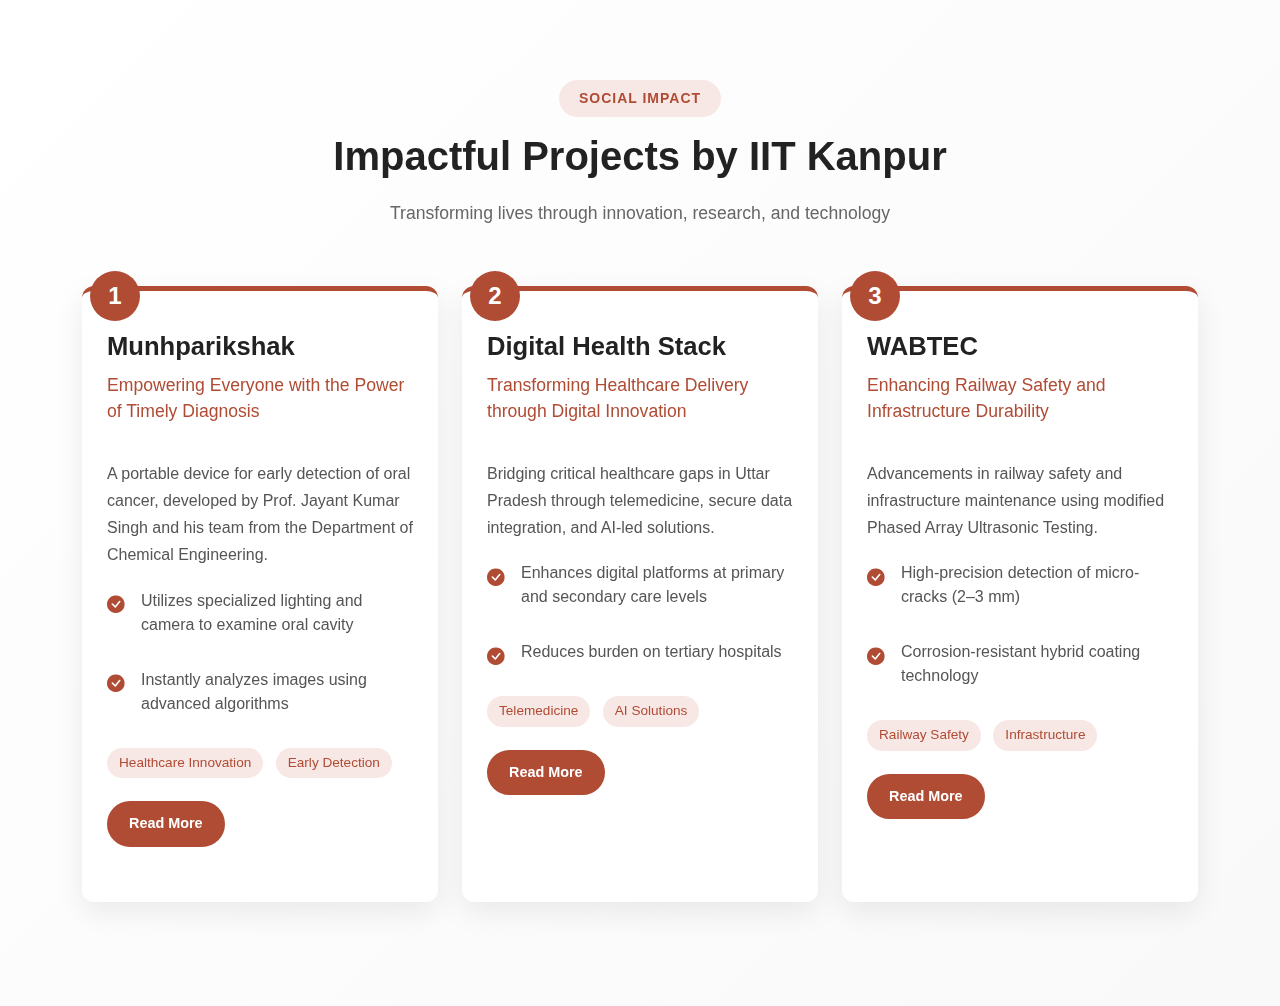
<file: Impactfulproject.html>
<!DOCTYPE html>
<html lang="en">
<head>
    <meta charset="UTF-8">
    <meta name="viewport" content="width=device-width, initial-scale=1.0">
    <title>Impactful Projects - IIT Kanpur</title>
    <link href="https://cdn.jsdelivr.net/npm/bootstrap@5.3.0/dist/css/bootstrap.min.css" rel="stylesheet">
    <link rel="stylesheet" href="https://cdn.jsdelivr.net/npm/bootstrap-icons@1.10.0/font/bootstrap-icons.css">
    <link href="https://unpkg.com/aos@2.3.1/dist/aos.css" rel="stylesheet">
    <style>
        :root {
            --primary: #B04B34;
            --primary-light: #f8e8e5;
            --primary-dark: #8f3c28;
            --dark: #222;
            --light: #f8f9fa;
        }
        
        body {
            font-family: 'Segoe UI', Tahoma, Geneva, Verdana, sans-serif;
            color: #333;
            background-color: #f8f9fa;
            padding: 0;
            margin: 0;
        }
        
        .projects-section {
            padding: 80px 0;
            background: linear-gradient(135deg, #ffffff 0%, #f9f9f9 100%);
        }
        
        .section-header {
            text-align: center;
            margin-bottom: 60px;
        }
        
        .section-badge {
            display: inline-block;
            padding: 8px 20px;
            background-color: var(--primary-light);
            color: var(--primary);
            border-radius: 30px;
            font-weight: 600;
            font-size: 14px;
            margin-bottom: 15px;
            text-transform: uppercase;
            letter-spacing: 1px;
        }
        
        .section-title {
            font-weight: 700;
            color: var(--dark);
            margin-bottom: 20px;
            font-size: 2.5rem;
        }
        
        .section-subtitle {
            color: #666;
            font-size: 1.1rem;
            max-width: 700px;
            margin: 0 auto;
        }
        
        .project-card {
            background: white;
            border-radius: 12px;
            overflow: hidden;
            box-shadow: 0 10px 30px rgba(0, 0, 0, 0.08);
            transition: all 0.4s ease;
            height: 100%;
            margin-bottom: 30px;
            border-top: 5px solid var(--primary);
        }
        
        .project-card:hover {
            transform: translateY(-5px);
            box-shadow: 0 15px 40px rgba(0, 0, 0, 0.12);
        }
        
        .project-number {
            position: absolute;
            top: -15px;
            left: 20px;
            height: 50px;
            width: 50px;
            background: var(--primary);
            color: white;
            border-radius: 50%;
            display: flex;
            align-items: center;
            justify-content: center;
            font-size: 1.5rem;
            font-weight: 700;
            z-index: 2;
        }
        
        .project-header {
            padding: 40px 25px 20px;
            position: relative;
        }
        
        .project-title {
            font-weight: 700;
            color: var(--dark);
            margin-bottom: 10px;
            font-size: 1.6rem;
        }
        
        .project-tagline {
            color: var(--primary);
            font-weight: 500;
            font-size: 1.1rem;
            margin-bottom: 15px;
        }
        
        .project-body {
            padding: 0 25px 25px;
        }
        
        .project-description {
            color: #555;
            line-height: 1.7;
            margin-bottom: 20px;
        }
        
        .project-features {
            margin-top: 20px;
        }
        
        .feature-item {
            display: flex;
            align-items: flex-start;
            margin-bottom: 15px;
        }
        
        .feature-icon {
            flex: 0 0 24px;
            color: var(--primary);
            margin-right: 10px;
            font-size: 1.1rem;
            margin-top: 3px;
        }
        
        .feature-text {
            color: #555;
            line-height: 1.5;
        }
        
        .impact-badge {
            display: inline-block;
            padding: 5px 12px;
            background-color: var(--primary-light);
            color: var(--primary);
            border-radius: 20px;
            font-size: 0.85rem;
            font-weight: 500;
            margin-right: 8px;
            margin-bottom: 8px;
        }
        
        .read-more-btn {
            display: inline-block;
            padding: 10px 20px;
            background-color: var(--primary);
            color: white;
            border-radius: 30px;
            font-weight: 600;
            text-decoration: none;
            transition: all 0.3s ease;
            border: 2px solid var(--primary);
            margin-top: 15px;
            font-size: 0.9rem;
        }
        
        .read-more-btn:hover {
            background-color: transparent;
            color: var(--primary);
        }
        
        /* Modal Styles */
        .modal-content {
            border-radius: 15px;
            border: none;
        }
        
        .modal-header {
            background-color: var(--primary);
            color: white;
            border-radius: 15px 15px 0 0;
            padding: 20px;
            border-bottom: 0;
        }
        
        .modal-title {
            font-weight: 700;
        }
        
        .btn-close {
            filter: invert(1);
        }
        
        .modal-body {
            padding: 30px;
            line-height: 1.8;
            color: #555;
        }
        
        .modal-feature-list {
            list-style-type: none;
            padding: 0;
        }
        
        .modal-feature-list li {
            margin-bottom: 10px;
            padding-left: 25px;
            position: relative;
        }
        
        .modal-feature-list li:before {
            content: "•";
            color: var(--primary);
            font-weight: bold;
            position: absolute;
            left: 0;
        }
        
        /* Responsive adjustments */
        @media (max-width: 992px) {
            .section-title {
                font-size: 2.2rem;
            }
            
            .project-title {
                font-size: 1.5rem;
            }
        }
        
        @media (max-width: 768px) {
            .section-title {
                font-size: 2rem;
            }
            
            .projects-section {
                padding: 60px 0;
            }
            
            .project-header {
                padding: 35px 20px 15px;
            }
            
            .project-body {
                padding: 0 20px 20px;
            }
        }
        
        @media (max-width: 576px) {
            .section-title {
                font-size: 1.8rem;
            }
            
            .section-subtitle {
                font-size: 1rem;
            }
            
            .project-number {
                height: 45px;
                width: 45px;
                font-size: 1.3rem;
            }
        }
    </style>
</head>
<body>
    <!-- Projects Section -->
    <section class="projects-section">
        <div class="container">
            <div class="section-header" data-aos="fade-up">
                <span class="section-badge">Social Impact</span>
                <h2 class="section-title">Impactful Projects by IIT Kanpur</h2>
                <p class="section-subtitle">Transforming lives through innovation, research, and technology</p>
            </div>
            
            <div class="row">
                <!-- Project 1 -->
                <div class="col-lg-4 col-md-6 mb-4" data-aos="fade-up" data-aos-delay="100">
                    <div class="project-card">
                        <div class="project-number">1</div>
                        <div class="project-header">
                            <h3 class="project-title">Munhparikshak</h3>
                            <p class="project-tagline">Empowering Everyone with the Power of Timely Diagnosis</p>
                        </div>
                        <div class="project-body">
                            <p class="project-description">
                                A portable device for early detection of oral cancer, developed by Prof. Jayant Kumar Singh and his team from the Department of Chemical Engineering.
                            </p>
                            
                            <div class="project-features">
                                <div class="feature-item">
                                    <div class="feature-icon"><i class="bi bi-check-circle-fill"></i></div>
                                    <p class="feature-text">Utilizes specialized lighting and camera to examine oral cavity</p>
                                </div>
                                <div class="feature-item">
                                    <div class="feature-icon"><i class="bi bi-check-circle-fill"></i></div>
                                    <p class="feature-text">Instantly analyzes images using advanced algorithms</p>
                                </div>
                            </div>
                            
                            <div class="mt-3">
                                <span class="impact-badge">Healthcare Innovation</span>
                                <span class="impact-badge">Early Detection</span>
                            </div>
                            
                            <a href="#" class="read-more-btn" data-bs-toggle="modal" data-bs-target="#project1Modal">Read More</a>
                        </div>
                    </div>
                </div>
                
                <!-- Project 2 -->
                <div class="col-lg-4 col-md-6 mb-4" data-aos="fade-up" data-aos-delay="200">
                    <div class="project-card">
                        <div class="project-number">2</div>
                        <div class="project-header">
                            <h3 class="project-title">Digital Health Stack</h3>
                            <p class="project-tagline">Transforming Healthcare Delivery through Digital Innovation</p>
                        </div>
                        <div class="project-body">
                            <p class="project-description">
                                Bridging critical healthcare gaps in Uttar Pradesh through telemedicine, secure data integration, and AI-led solutions.
                            </p>
                            
                            <div class="project-features">
                                <div class="feature-item">
                                    <div class="feature-icon"><i class="bi bi-check-circle-fill"></i></div>
                                    <p class="feature-text">Enhances digital platforms at primary and secondary care levels</p>
                                </div>
                                <div class="feature-item">
                                    <div class="feature-icon"><i class="bi bi-check-circle-fill"></i></div>
                                    <p class="feature-text">Reduces burden on tertiary hospitals</p>
                                </div>
                            </div>
                            
                            <div class="mt-3">
                                <span class="impact-badge">Telemedicine</span>
                                <span class="impact-badge">AI Solutions</span>
                            </div>
                            
                            <a href="#" class="read-more-btn" data-bs-toggle="modal" data-bs-target="#project2Modal">Read More</a>
                        </div>
                    </div>
                </div>
                
                <!-- Project 3 -->
                <div class="col-lg-4 col-md-6 mb-4" data-aos="fade-up" data-aos-delay="300">
                    <div class="project-card">
                        <div class="project-number">3</div>
                        <div class="project-header">
                            <h3 class="project-title">WABTEC</h3>
                            <p class="project-tagline">Enhancing Railway Safety and Infrastructure Durability</p>
                        </div>
                        <div class="project-body">
                            <p class="project-description">
                                Advancements in railway safety and infrastructure maintenance using modified Phased Array Ultrasonic Testing.
                            </p>
                            
                            <div class="project-features">
                                <div class="feature-item">
                                    <div class="feature-icon"><i class="bi bi-check-circle-fill"></i></div>
                                    <p class="feature-text">High-precision detection of micro-cracks (2–3 mm)</p>
                                </div>
                                <div class="feature-item">
                                    <div class="feature-icon"><i class="bi bi-check-circle-fill"></i></div>
                                    <p class="feature-text">Corrosion-resistant hybrid coating technology</p>
                                </div>
                            </div>
                            
                            <div class="mt-3">
                                <span class="impact-badge">Railway Safety</span>
                                <span class="impact-badge">Infrastructure</span>
                            </div>
                            
                            <a href="#" class="read-more-btn" data-bs-toggle="modal" data-bs-target="#project3Modal">Read More</a>
                        </div>
                    </div>
                </div>
            </div>
        </div>
    </section>

    <!-- Project 1 Modal -->
    <div class="modal fade" id="project1Modal" tabindex="-1" aria-labelledby="project1ModalLabel" aria-hidden="true">
        <div class="modal-dialog modal-lg">
            <div class="modal-content">
                <div class="modal-header">
                    <h5 class="modal-title" id="project1ModalLabel">Munhparikshak - Oral Cancer Detection</h5>
                    <button type="button" class="btn-close" data-bs-dismiss="modal" aria-label="Close"></button>
                </div>
                <div class="modal-body">
                    <p class="lead">Empowering Everyone with the Power of Timely Diagnosis</p>
                    
                    <p>The Indian Institute of Technology Kanpur (IITK) has developed and successfully transferred a pioneering healthcare innovation, Munh Parikshak, a portable device designed for the early detection of oral cancer. Developed by Prof. Jayant Kumar Singh and his team from the Department of Chemical Engineering, the device utilizes specialized lighting and an in-built camera to examine the oral cavity and instantly analyze mouth images using advanced algorithms.</p>
                    
                    <ul class="modal-feature-list">
                        <li>Based on the analysis, the condition is categorized as normal, pre-cancerous, or cancerous, with results displayed through a user-friendly smartphone application.</li>
                        <li>These results are also stored securely on cloud servers, enabling continuous updates, remote consultations, and long-term tracking.</li>
                        <li>The technology has been transferred to Scangenie Scientific Pvt. Ltd. to ensure widespread adoption and commercial deployment.</li>
                        <li>As oral cancer remains one of the leading health concerns in India, especially in underserved areas, Munh Parikshak offers a low-cost, scalable, and accessible solution that can be used by both healthcare professionals and individuals for self-screening.</li>
                        <li>This project exemplifies IIT Kanpur's focus on socially relevant innovation and translational research, bringing life-saving technology directly to the community through effective academic-industry collaboration.</li>
                    </ul>
                </div>
            </div>
        </div>
    </div>

    <!-- Project 2 Modal -->
    <div class="modal fade" id="project2Modal" tabindex="-1" aria-labelledby="project2ModalLabel" aria-hidden="true">
        <div class="modal-dialog modal-lg">
            <div class="modal-content">
                <div class="modal-header">
                    <h5 class="modal-title" id="project2ModalLabel">Digital Health Stack - Healthcare Transformation</h5>
                    <button type="button" class="btn-close" data-bs-dismiss="modal" aria-label="Close"></button>
                </div>
                <div class="modal-body">
                    <p class="lead">Transforming Healthcare Delivery through Digital Innovation</p>
                    
                    <p>Launched in 2024 by IIT Kanpur with support from the ICICI Foundation, the Digital Health Stack (DHS) project is bridging critical healthcare gaps in Uttar Pradesh through a powerful blend of telemedicine, secure data integration, and AI-led solutions. By enhancing digital platforms at primary and secondary care levels, DHS is reducing the burden on tertiary hospitals and expanding access for rural populations.</p>
                    
                    <ul class="modal-feature-list">
                        <li>The project has already influenced state policy, piloted a scalable telemedicine system, and developed a secure Health Information Exchange (HIE) aligned with the Ayushman Bharat Digital Mission.</li>
                        <li>In a remarkable feat, DHS built a fully functional referral and ambulance system in just two weeks for the 2025 Maha Kumbh, benefitting thousands.</li>
                        <li>With its modular design and strong collaborations with National Health Authority (NHA) and Department of Health Research(DHR), DHS stands as a replicable model for strengthening digital health infrastructure across India.</li>
                    </ul>
                </div>
            </div>
        </div>
    </div>

    <!-- Project 3 Modal -->
    <div class="modal fade" id="project3Modal" tabindex="-1" aria-labelledby="project3ModalLabel" aria-hidden="true">
        <div class="modal-dialog modal-lg">
            <div class="modal-content">
                <div class="modal-header">
                    <h5 class="modal-title" id="project3ModalLabel">WABTEC - Railway Safety Enhancement</h5>
                    <button type="button" class="btn-close" data-bs-dismiss="modal" aria-label="Close"></button>
                </div>
                <div class="modal-body">
                    <p class="lead">Enhancing Railway Safety and Infrastructure Durability</p>
                    
                    <p>A multidisciplinary research project at IIT Kanpur has led to significant advancements in railway safety and infrastructure maintenance. Using modified Phased Array Ultrasonic Testing (PAUT), the team achieved high-precision detection of micro-cracks (as small as 2–3 mm) in critical rail sections, enabling real-time condition monitoring and reducing the risk of derailments.</p>
                    
                    <ul class="modal-feature-list">
                        <li>Complementing this, a corrosion-resistant hybrid coating using MIO and SiO₂ has been developed to extend the life of mild steel components, including railway wagons and bridges.</li>
                        <li>These innovations promise safer rail transport, cost-effective maintenance, and improved sustainability in infrastructure materials.</li>
                    </ul>
                </div>
            </div>
        </div>
    </div>

    <script src="https://cdn.jsdelivr.net/npm/bootstrap@5.3.0/dist/js/bootstrap.bundle.min.js"></script>
    <script src="https://unpkg.com/aos@2.3.1/dist/aos.js"></script>
    <script>
        document.addEventListener('DOMContentLoaded', function() {
            AOS.init({
                duration: 800,
                easing: 'ease-in-out',
                once: true
            });
        });
    </script>
</body>
</html>
</file>
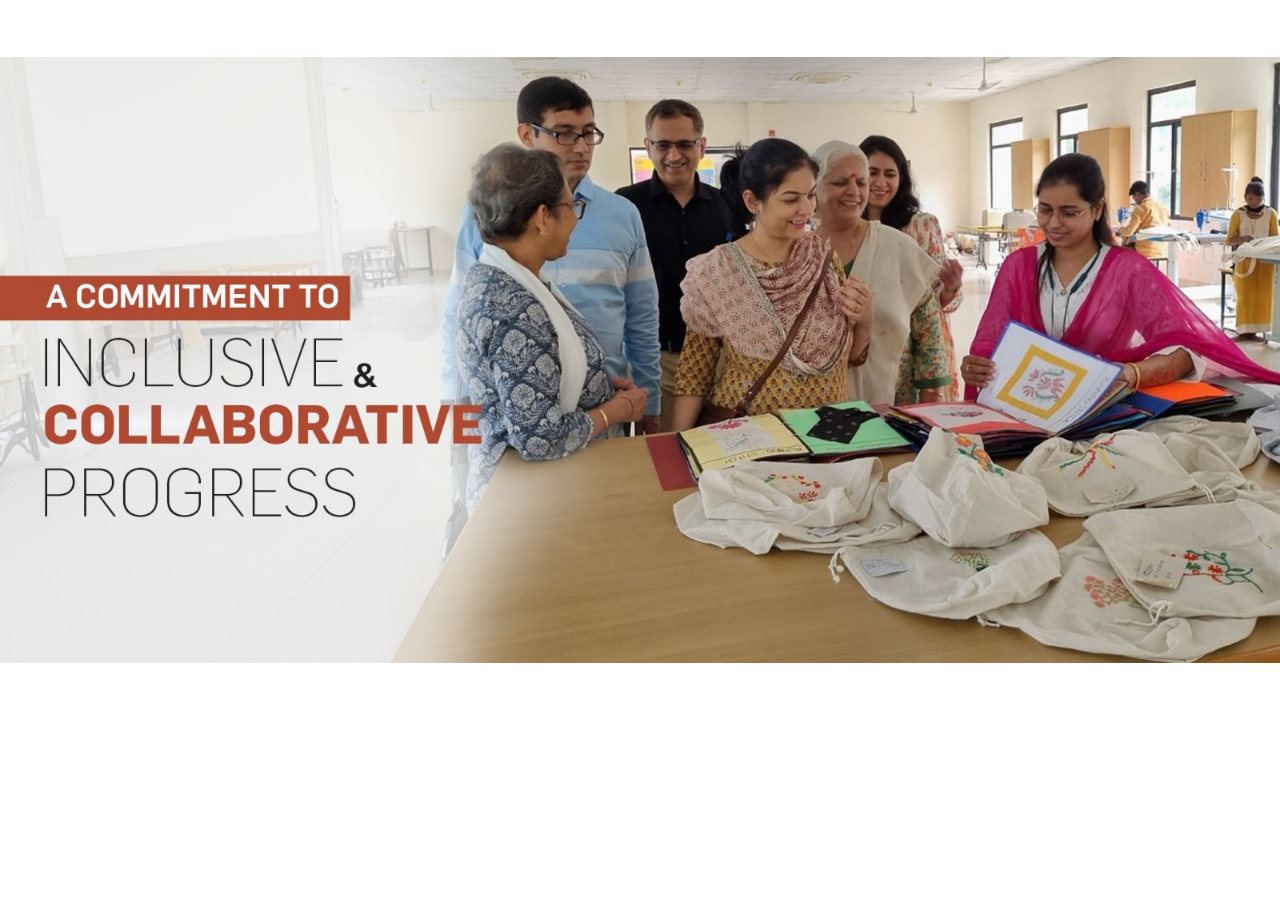
<file: indexchart2.html>
<!DOCTYPE html>
<html lang="en">
<head>
    <meta charset="UTF-8">
    <meta name="viewport" content="width=device-width, initial-scale=1.0">
    <title>Responsive Banner</title>
    <style>
        /* Reset and base styles */
        * {
            margin: 0;
            padding: 0;
            box-sizing: border-box;
        }
        
        body {
            font-family: Arial, sans-serif;
        }
        
        /* CSR Banner Section */
        .csr-banner {
            position: relative;
            width: 100%;
            overflow: hidden;
        }
        
        .csr-banner-wrapper {
            width: 100%;
            height: 90vh; /* Perfect height for desktops/laptops */
            display: flex;
            justify-content: center;
            align-items: center;
            position: relative;
        }
        
        .csr-banner-image {
            width: 100%;
            height: 100%;
            object-fit: contain; /* Ensures full coverage without distortion */
            object-position: center;
            display: block;
        }
        
        /* Banner content overlay */
        .banner-content {
            position: absolute;
            top: 50%;
            left: 50%;
            transform: translate(-50%, -50%);
            text-align: center;
            color: white;
            z-index: 2;
            max-width: 80%;
        }
        
        .banner-content h1 {
            font-size: 3.5rem;
            margin-bottom: 1rem;
            text-shadow: 2px 2px 4px rgba(0,0,0,0.5);
        }
        
        .banner-content p {
            font-size: 1.5rem;
            margin-bottom: 2rem;
            text-shadow: 1px 1px 2px rgba(0,0,0,0.5);
        }
        
        .cta-button {
            display: inline-block;
            padding: 12px 30px;
            background-color: #e74c3c;
            color: white;
            text-decoration: none;
            border-radius: 4px;
            font-weight: bold;
            transition: background-color 0.3s;
        }
        
        .cta-button:hover {
            background-color: #c0392b;
        }
        
        /* Responsive adjustments */
        
        /* Medium laptop screens */
        @media (max-width: 1440px) {
            .csr-banner-wrapper {
                height: 85vh;
            }
            
            .banner-content h1 {
                font-size: 3rem;
            }
            
            .banner-content p {
                font-size: 1.3rem;
            }
        }
        
        /* Small laptops */
        @media (max-width: 1280px) {
            .csr-banner-wrapper {
                height: 80vh;
            }
            
            .banner-content h1 {
                font-size: 2.8rem;
            }
            
            .banner-content p {
                font-size: 1.2rem;
            }
        }
        
        /* Large tablets or small laptops */
        @media (max-width: 1024px) {
            .csr-banner-wrapper {
                height: 75vh;
            }
            
            .banner-content h1 {
                font-size: 2.5rem;
            }
            
            .banner-content p {
                font-size: 1.1rem;
            }
        }
        
        /* Tablets */
        @media (max-width: 768px) {
            .csr-banner-wrapper {
                height: 70vh;
            }
            
            .banner-content h1 {
                font-size: 2.2rem;
            }
            
            .banner-content p {
                font-size: 1rem;
            }
        }
        
        /* Mobile devices */
        @media (max-width: 480px) {
            .csr-banner-wrapper {
                height: 60vh;
            }
            
            .banner-content h1 {
                font-size: 1.8rem;
            }
            
            .banner-content p {
                font-size: 0.9rem;
                margin-bottom: 1.5rem;
            }
            
            .cta-button {
                padding: 10px 20px;
                font-size: 0.9rem;
            }
        }
        
        /* Extra small mobile devices */
        @media (max-width: 360px) {
            .csr-banner-wrapper {
                height: 50vh;
            }
            
            .banner-content h1 {
                font-size: 1.5rem;
            }
            
            .banner-content p {
                font-size: 0.8rem;
            }
        }
        
        /* Fallback for very tall screens */
        @media (min-height: 1200px) {
            .csr-banner-wrapper {
                height: 80vh;
            }
        }
    </style>
</head>
<body>
    <section id="csr-banner" class="csr-banner">
        <div class="csr-banner-wrapper">
            <!-- Using a placeholder image - replace with your actual image path -->
            <img src="assets/img/about/WhatsApp Image 2025-10-27 at 8.36.59 PM (1).jpeg" 
                 class="csr-banner-image" 
                 alt="CSR Banner">
           
        </div>
    </section>
    
    <!-- Sample content to demonstrate page flow -->
    
</body>
</html>
</file>
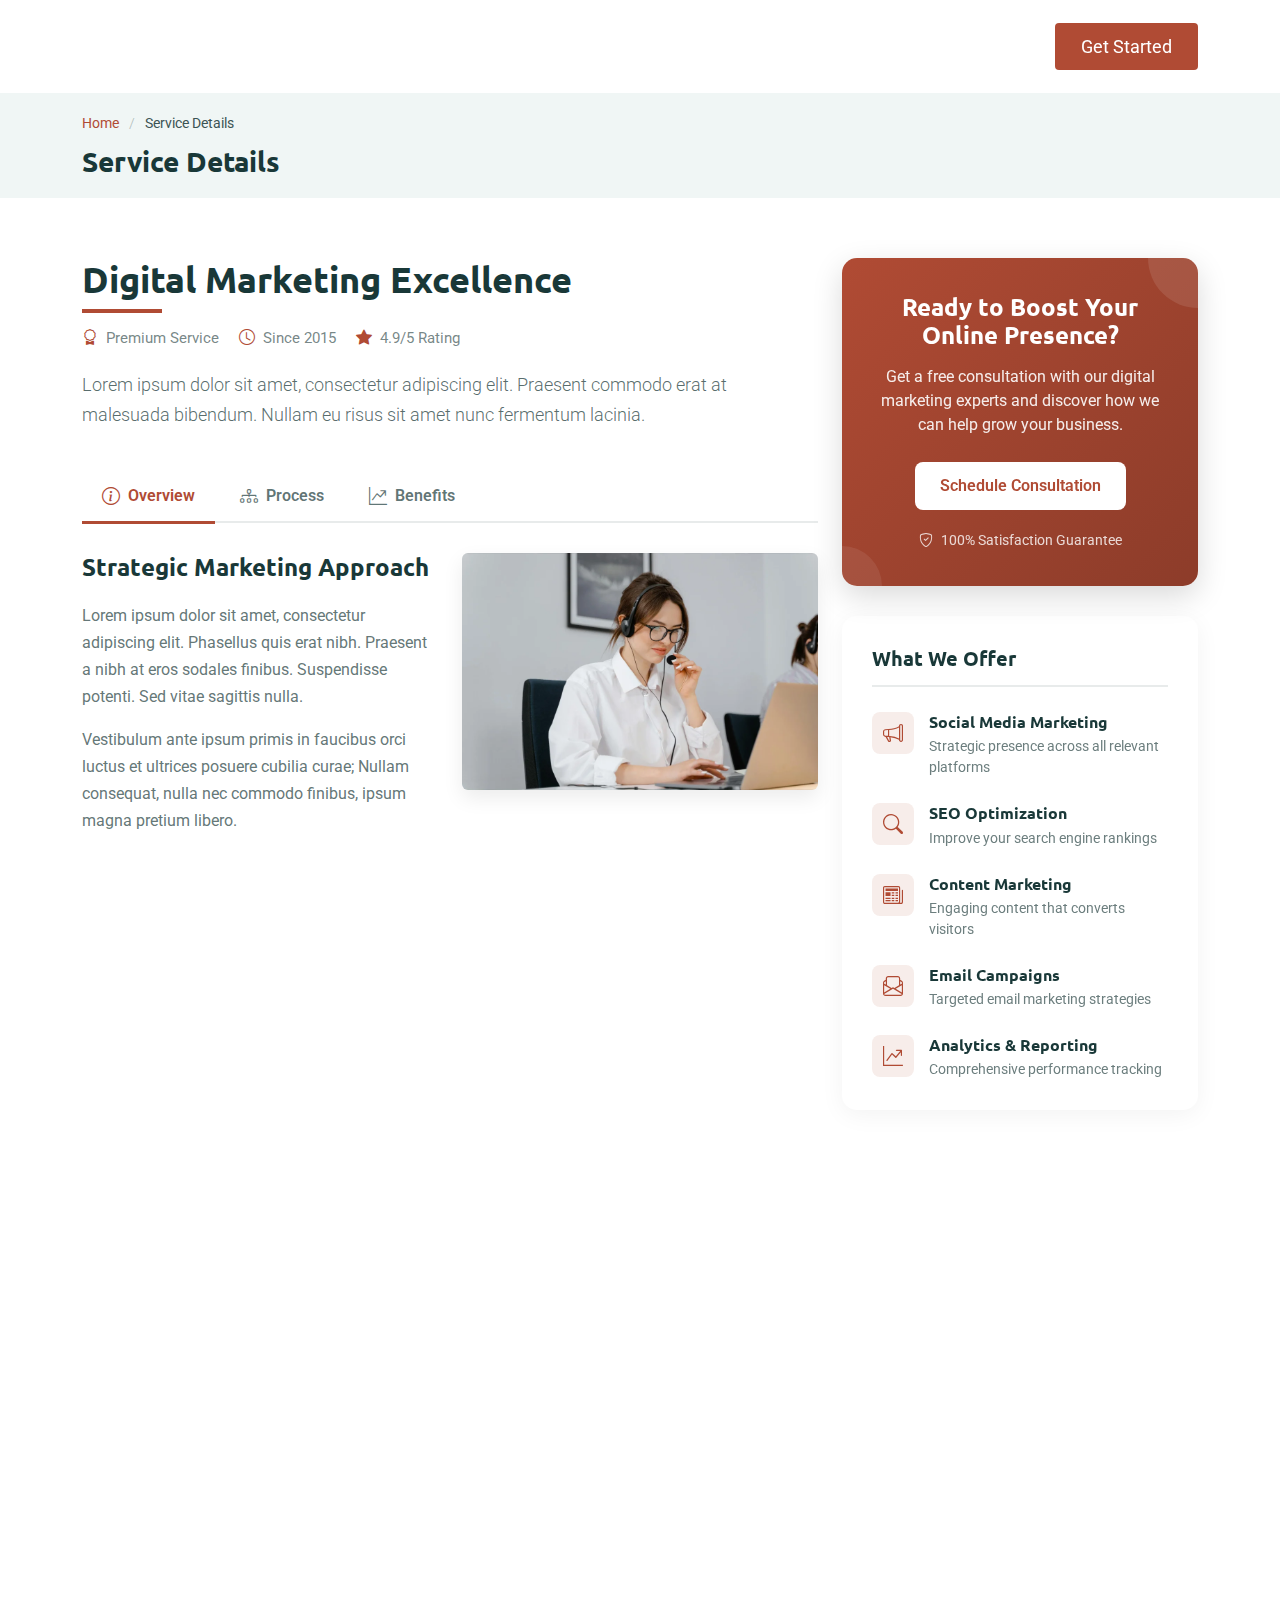
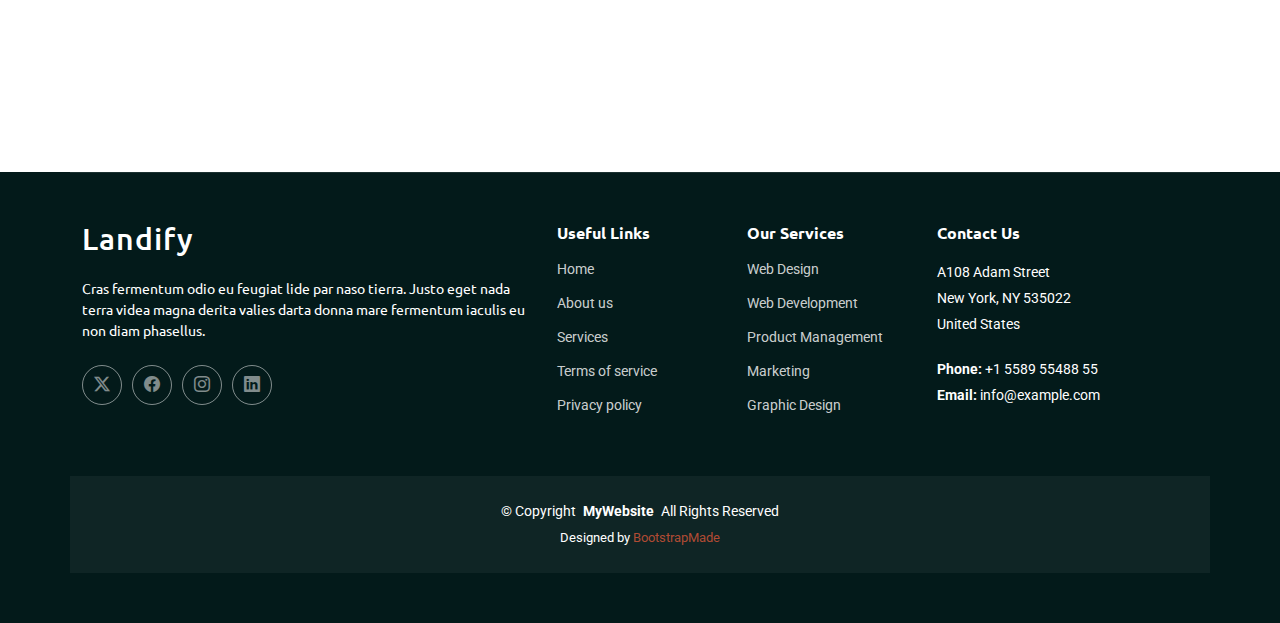
<file: service-details.html>
<!DOCTYPE html>
<html lang="en">

<head>
  <meta charset="utf-8">
  <meta content="width=device-width, initial-scale=1.0" name="viewport">
  <title>Service Details - Landify Bootstrap Template</title>
  <meta name="description" content="">
  <meta name="keywords" content="">

  <!-- Favicons -->
  <link href="assets/img/favicon.png" rel="icon">
  <link href="assets/img/apple-touch-icon.png" rel="apple-touch-icon">

  <!-- Fonts -->
  <link href="https://fonts.googleapis.com" rel="preconnect">
  <link href="https://fonts.gstatic.com" rel="preconnect" crossorigin>
  <link href="https://fonts.googleapis.com/css2?family=Roboto:ital,wght@0,100;0,300;0,400;0,500;0,700;0,900;1,100;1,300;1,400;1,500;1,700;1,900&family=Ubuntu:ital,wght@0,300;0,400;0,500;0,700;1,300;1,400;1,500;1,700&family=Rubik:ital,wght@0,300;0,400;0,500;0,600;0,700;0,800;0,900;1,300;1,400;1,500;1,600;1,700;1,800;1,900&display=swap" rel="stylesheet">

  <!-- Vendor CSS Files -->
  <link href="assets/vendor/bootstrap/css/bootstrap.min.css" rel="stylesheet">
  <link href="assets/vendor/bootstrap-icons/bootstrap-icons.css" rel="stylesheet">
  <link href="assets/vendor/aos/aos.css" rel="stylesheet">
  <link href="assets/vendor/glightbox/css/glightbox.min.css" rel="stylesheet">
  <link href="assets/vendor/swiper/swiper-bundle.min.css" rel="stylesheet">

  <!-- Main CSS File -->
  <link href="assets/css/main.css" rel="stylesheet">

  <!-- =======================================================
  * Template Name: Landify
  * Template URL: https://bootstrapmade.com/landify-bootstrap-landing-page-template/
  * Updated: Aug 04 2025 with Bootstrap v5.3.7
  * Author: BootstrapMade.com
  * License: https://bootstrapmade.com/license/
  ======================================================== -->
</head>

<body class="service-details-page">

  <header id="header" class="header d-flex align-items-center sticky-top">
    <div class="container position-relative d-flex align-items-center justify-content-between">

      <a href="index.html" class="logo d-flex align-items-center me-auto me-xl-0">
        <!-- Uncomment the line below if you also wish to use an image logo -->
        <!-- <img src="assets/img/logo.webp" alt=""> -->
        <h1 class="sitename">Landify</h1>
      </a>

      <nav id="navmenu" class="navmenu">
        <ul>
          <li><a href="#hero">Home</a></li>
          <li><a href="#about">About</a></li>
          <li><a href="#features">Features</a></li>
          <li><a href="#services">Services</a></li>
          <li><a href="#pricing">Pricing</a></li>
          <li class="dropdown"><a href="#"><span>Dropdown</span> <i class="bi bi-chevron-down toggle-dropdown"></i></a>
            <ul>
              <li><a href="#">Dropdown 1</a></li>
              <li class="dropdown"><a href="#"><span>Deep Dropdown</span> <i class="bi bi-chevron-down toggle-dropdown"></i></a>
                <ul>
                  <li><a href="#">Deep Dropdown 1</a></li>
                  <li><a href="#">Deep Dropdown 2</a></li>
                  <li><a href="#">Deep Dropdown 3</a></li>
                  <li><a href="#">Deep Dropdown 4</a></li>
                  <li><a href="#">Deep Dropdown 5</a></li>
                </ul>
              </li>
              <li><a href="#">Dropdown 2</a></li>
              <li><a href="#">Dropdown 3</a></li>
              <li><a href="#">Dropdown 4</a></li>
            </ul>
          </li>
          <li><a href="#contact">Contact</a></li>
        </ul>
        <i class="mobile-nav-toggle d-xl-none bi bi-list"></i>
      </nav>

      <a class="btn-getstarted" href="index.html#about">Get Started</a>

    </div>
  </header>

  <main class="main">

    <!-- Page Title -->
    <div class="page-title light-background">
      <div class="container">
        <nav class="breadcrumbs">
          <ol>
            <li><a href="index.html">Home</a></li>
            <li class="current">Service Details</li>
          </ol>
        </nav>
        <h1>Service Details</h1>
      </div>
    </div><!-- End Page Title -->

    <!-- Service Details Section -->
    <section id="service-details" class="service-details section">

      <div class="container" data-aos="fade-up" data-aos-delay="100">

        <div class="row gy-5">

          <div class="col-lg-8 order-lg-1 order-2">
            <div class="service-main-content">
              <div class="service-header" data-aos="fade-up">
                <h1>Digital Marketing Excellence</h1>
                <div class="service-meta">
                  <span><i class="bi bi-award"></i> Premium Service</span>
                  <span><i class="bi bi-clock"></i> Since 2015</span>
                  <span><i class="bi bi-star-fill"></i> 4.9/5 Rating</span>
                </div>
                <p class="lead">
                  Lorem ipsum dolor sit amet, consectetur adipiscing elit. Praesent commodo erat at malesuada bibendum. Nullam eu risus sit amet nunc fermentum lacinia.
                </p>
              </div>

              <div class="service-tabs" data-aos="fade-up" data-aos-delay="200">
                <ul class="nav nav-tabs" id="serviceTab" role="tablist">
                  <li class="nav-item" role="presentation">
                    <button class="nav-link active" data-bs-toggle="tab" data-bs-target="#service-details-tab-1" type="button" role="tab" aria-controls="overview" aria-selected="true">
                      <i class="bi bi-info-circle"></i> Overview
                    </button>
                  </li>
                  <li class="nav-item" role="presentation">
                    <button class="nav-link" data-bs-toggle="tab" data-bs-target="#service-details-tab-2" type="button" role="tab" aria-controls="process" aria-selected="false">
                      <i class="bi bi-diagram-3"></i> Process
                    </button>
                  </li>
                  <li class="nav-item" role="presentation">
                    <button class="nav-link" data-bs-toggle="tab" data-bs-target="#service-details-tab-3" type="button" role="tab" aria-controls="benefits" aria-selected="false">
                      <i class="bi bi-graph-up-arrow"></i> Benefits
                    </button>
                  </li>
                </ul>

                <div class="tab-content">

                  <div class="tab-pane fade show active" id="service-details-tab-1" role="tabpanel" aria-labelledby="overview-tab">
                    <div class="row">
                      <div class="col-md-6">
                        <div class="content-block">
                          <h3>Strategic Marketing Approach</h3>
                          <p>Lorem ipsum dolor sit amet, consectetur adipiscing elit. Phasellus quis erat nibh. Praesent a nibh at eros sodales finibus. Suspendisse potenti. Sed vitae sagittis nulla.</p>
                          <p>Vestibulum ante ipsum primis in faucibus orci luctus et ultrices posuere cubilia curae; Nullam consequat, nulla nec commodo finibus, ipsum magna pretium libero.</p>
                        </div>
                      </div>
                      <div class="col-md-6">
                        <img src="assets/img/services/services-7.webp" alt="Digital Marketing Strategy" class="img-fluid rounded">
                      </div>
                    </div>
                  </div>

                  <div class="tab-pane fade" id="service-details-tab-2" role="tabpanel" aria-labelledby="process-tab">
                    <div class="process-timeline">
                      <div class="timeline-item">
                        <div class="timeline-marker">01</div>
                        <div class="timeline-content">
                          <h4>Discovery &amp; Research</h4>
                          <p>Thorough market analysis and competitor research to define your target audience and marketing goals.</p>
                        </div>
                      </div>

                      <div class="timeline-item">
                        <div class="timeline-marker">02</div>
                        <div class="timeline-content">
                          <h4>Strategy Development</h4>
                          <p>Creating comprehensive marketing strategies tailored to your specific business objectives and target demographics.</p>
                        </div>
                      </div>

                      <div class="timeline-item">
                        <div class="timeline-marker">03</div>
                        <div class="timeline-content">
                          <h4>Implementation</h4>
                          <p>Executing the marketing plan across various channels with precise targeting and creative content delivery.</p>
                        </div>
                      </div>

                      <div class="timeline-item">
                        <div class="timeline-marker">04</div>
                        <div class="timeline-content">
                          <h4>Analysis &amp; Optimization</h4>
                          <p>Continuous monitoring, data analysis, and strategy refinement to maximize ROI and campaign effectiveness.</p>
                        </div>
                      </div>
                    </div>
                  </div>

                  <div class="tab-pane fade" id="service-details-tab-3" role="tabpanel" aria-labelledby="benefits-tab">
                    <div class="row g-4">
                      <div class="col-md-6">
                        <div class="benefit-card">
                          <div class="benefit-icon">
                            <i class="bi bi-graph-up"></i>
                          </div>
                          <h4>Increased Brand Visibility</h4>
                          <p>Expand your digital footprint and reach more potential customers through targeted marketing efforts.</p>
                        </div>
                      </div>
                      <div class="col-md-6">
                        <div class="benefit-card">
                          <div class="benefit-icon">
                            <i class="bi bi-people"></i>
                          </div>
                          <h4>Higher Engagement Rates</h4>
                          <p>Create meaningful connections with your audience through relevant and compelling content strategies.</p>
                        </div>
                      </div>
                      <div class="col-md-6">
                        <div class="benefit-card">
                          <div class="benefit-icon">
                            <i class="bi bi-cash-coin"></i>
                          </div>
                          <h4>Improved ROI</h4>
                          <p>Maximize your marketing budget with data-driven campaigns that deliver measurable results.</p>
                        </div>
                      </div>
                      <div class="col-md-6">
                        <div class="benefit-card">
                          <div class="benefit-icon">
                            <i class="bi bi-bar-chart-line"></i>
                          </div>
                          <h4>Data-Driven Decisions</h4>
                          <p>Make informed marketing choices based on comprehensive analytics and performance metrics.</p>
                        </div>
                      </div>
                    </div>
                  </div>
                </div>
              </div>

              <div class="service-gallery" data-aos="fade-up" data-aos-delay="300">
                <h3>Our Marketing Portfolio</h3>
                <div class="service-details-slider swiper init-swiper">
                  <script type="application/json" class="swiper-config">
                    {
                      "loop": true,
                      "speed": 800,
                      "autoplay": {
                        "delay": 5000
                      },
                      "slidesPerView": 1,
                      "spaceBetween": 30,
                      "breakpoints": {
                        "768": {
                          "slidesPerView": 2
                        }
                      },
                      "pagination": {
                        "el": ".swiper-pagination",
                        "type": "bullets",
                        "clickable": true
                      }
                    }
                  </script>
                  <div class="swiper-wrapper">
                    <div class="swiper-slide">
                      <div class="portfolio-item">
                        <img src="assets/img/services/services-2.webp" alt="" class="img-fluid" loading="lazy">
                        <div class="portfolio-info">
                          <h5>Social Media Campaign</h5>
                          <p>Increased engagement by 187%</p>
                        </div>
                      </div>
                    </div>
                    <div class="swiper-slide">
                      <div class="portfolio-item">
                        <img src="assets/img/services/services-4.webp" alt="" class="img-fluid" loading="lazy">
                        <div class="portfolio-info">
                          <h5>SEO Optimization</h5>
                          <p>Ranked #1 for target keywords</p>
                        </div>
                      </div>
                    </div>
                    <div class="swiper-slide">
                      <div class="portfolio-item">
                        <img src="assets/img/services/services-10.webp" alt="" class="img-fluid" loading="lazy">
                        <div class="portfolio-info">
                          <h5>Content Marketing</h5>
                          <p>200% increase in organic traffic</p>
                        </div>
                      </div>
                    </div>
                  </div>
                  <div class="swiper-pagination"></div>
                </div>
              </div>
            </div>
          </div>

          <div class="col-lg-4 order-lg-2 order-1">
            <div class="service-sidebar" data-aos="fade-left">
              <div class="action-card" data-aos="zoom-in" data-aos-delay="100">
                <h3>Ready to Boost Your Online Presence?</h3>
                <p>Get a free consultation with our digital marketing experts and discover how we can help grow your business.</p>
                <a href="#" class="btn-primary">Schedule Consultation</a>
                <span class="guarantee"><i class="bi bi-shield-check"></i> 100% Satisfaction Guarantee</span>
              </div>

              <div class="service-features-list" data-aos="fade-up" data-aos-delay="200">
                <h4>What We Offer</h4>
                <ul>
                  <li>
                    <i class="bi bi-megaphone"></i>
                    <div>
                      <h5>Social Media Marketing</h5>
                      <p>Strategic presence across all relevant platforms</p>
                    </div>
                  </li>
                  <li>
                    <i class="bi bi-search"></i>
                    <div>
                      <h5>SEO Optimization</h5>
                      <p>Improve your search engine rankings</p>
                    </div>
                  </li>
                  <li>
                    <i class="bi bi-newspaper"></i>
                    <div>
                      <h5>Content Marketing</h5>
                      <p>Engaging content that converts visitors</p>
                    </div>
                  </li>
                  <li>
                    <i class="bi bi-envelope-paper"></i>
                    <div>
                      <h5>Email Campaigns</h5>
                      <p>Targeted email marketing strategies</p>
                    </div>
                  </li>
                  <li>
                    <i class="bi bi-graph-up-arrow"></i>
                    <div>
                      <h5>Analytics &amp; Reporting</h5>
                      <p>Comprehensive performance tracking</p>
                    </div>
                  </li>
                </ul>
              </div>

              <div class="testimonial-card" data-aos="fade-up" data-aos-delay="300">
                <div class="testimonial-header">
                  <i class="bi bi-quote"></i>
                  <div class="rating">
                    <i class="bi bi-star-fill"></i>
                    <i class="bi bi-star-fill"></i>
                    <i class="bi bi-star-fill"></i>
                    <i class="bi bi-star-fill"></i>
                    <i class="bi bi-star-fill"></i>
                  </div>
                </div>
                <p class="testimonial-text">
                  "Their digital marketing strategies transformed our online presence completely. We've seen a 300% increase in qualified leads within just 3 months."
                </p>
                <div class="client-info">
                  <img src="assets/img/person/person-m-5.webp" alt="Client" class="client-image">
                  <div class="client-details">
                    <h5>Robert Johnson</h5>
                    <span>CEO, TechSolutions Inc.</span>
                  </div>
                </div>
              </div>

              <div class="contact-info" data-aos="fade-up" data-aos-delay="400">
                <h4>Have Questions?</h4>
                <div class="contact-method">
                  <i class="bi bi-telephone-fill"></i>
                  <div>
                    <span>Call Us Now</span>
                    <p>+1 (803) 952-3845</p>
                  </div>
                </div>
                <div class="contact-method">
                  <i class="bi bi-envelope-fill"></i>
                  <div>
                    <span>Email Us</span>
                    <p>marketing@example.com</p>
                  </div>
                </div>
              </div>
            </div>
          </div>

        </div>

      </div>

    </section><!-- /Service Details Section -->

  </main>

  <footer id="footer" class="footer position-relative dark-background">

    <div class="container footer-top">
      <div class="row gy-4">
        <div class="col-lg-5 col-md-12 footer-about">
          <a href="index.html" class="logo d-flex align-items-center">
            <span class="sitename">Landify</span>
          </a>
          <p>Cras fermentum odio eu feugiat lide par naso tierra. Justo eget nada terra videa magna derita valies darta donna mare fermentum iaculis eu non diam phasellus.</p>
          <div class="social-links d-flex mt-4">
            <a href=""><i class="bi bi-twitter-x"></i></a>
            <a href=""><i class="bi bi-facebook"></i></a>
            <a href=""><i class="bi bi-instagram"></i></a>
            <a href=""><i class="bi bi-linkedin"></i></a>
          </div>
        </div>

        <div class="col-lg-2 col-6 footer-links">
          <h4>Useful Links</h4>
          <ul>
            <li><a href="#">Home</a></li>
            <li><a href="#">About us</a></li>
            <li><a href="#">Services</a></li>
            <li><a href="#">Terms of service</a></li>
            <li><a href="#">Privacy policy</a></li>
          </ul>
        </div>

        <div class="col-lg-2 col-6 footer-links">
          <h4>Our Services</h4>
          <ul>
            <li><a href="#">Web Design</a></li>
            <li><a href="#">Web Development</a></li>
            <li><a href="#">Product Management</a></li>
            <li><a href="#">Marketing</a></li>
            <li><a href="#">Graphic Design</a></li>
          </ul>
        </div>

        <div class="col-lg-3 col-md-12 footer-contact text-center text-md-start">
          <h4>Contact Us</h4>
          <p>A108 Adam Street</p>
          <p>New York, NY 535022</p>
          <p>United States</p>
          <p class="mt-4"><strong>Phone:</strong> <span>+1 5589 55488 55</span></p>
          <p><strong>Email:</strong> <span>info@example.com</span></p>
        </div>

      </div>
    </div>

    <div class="container copyright text-center mt-4">
      <p>© <span>Copyright</span> <strong class="px-1 sitename">MyWebsite</strong> <span>All Rights Reserved</span></p>
      <div class="credits">
        <!-- All the links in the footer should remain intact. -->
        <!-- You can delete the links only if you've purchased the pro version. -->
        <!-- Licensing information: https://bootstrapmade.com/license/ -->
        <!-- Purchase the pro version with working PHP/AJAX contact form: [buy-url] -->
        Designed by <a href="https://bootstrapmade.com/">BootstrapMade</a>
      </div>
    </div>

  </footer>

  <!-- Scroll Top -->
  <a href="#" id="scroll-top" class="scroll-top d-flex align-items-center justify-content-center"><i class="bi bi-arrow-up-short"></i></a>

  <!-- Vendor JS Files -->
  <script src="assets/vendor/bootstrap/js/bootstrap.bundle.min.js"></script>
  <script src="assets/vendor/php-email-form/validate.js"></script>
  <script src="assets/vendor/aos/aos.js"></script>
  <script src="assets/vendor/glightbox/js/glightbox.min.js"></script>
  <script src="assets/vendor/swiper/swiper-bundle.min.js"></script>
  <script src="assets/vendor/purecounter/purecounter_vanilla.js"></script>

  <!-- Main JS File -->
  <script src="assets/js/main.js"></script>

</body>

</html>
</file>
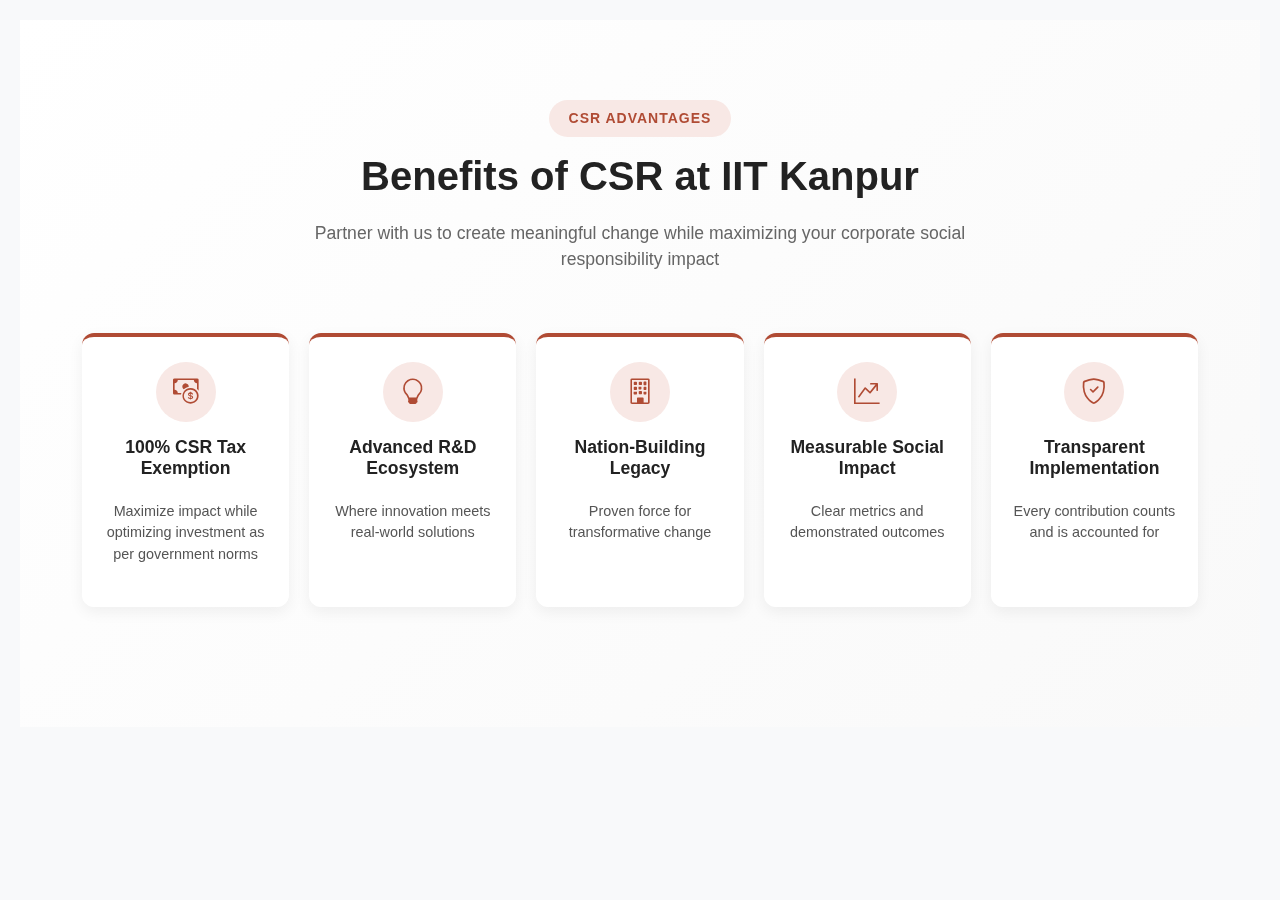
<file: starter-page.html>
<!DOCTYPE html>
<html lang="en">
<head>
    <meta charset="UTF-8">
    <meta name="viewport" content="width=device-width, initial-scale=1.0">
    <title>CSR Benefits - IIT Kanpur</title>
    <link href="https://cdn.jsdelivr.net/npm/bootstrap@5.3.0/dist/css/bootstrap.min.css" rel="stylesheet">
    <link rel="stylesheet" href="https://cdn.jsdelivr.net/npm/bootstrap-icons@1.10.0/font/bootstrap-icons.css">
    <link href="https://unpkg.com/aos@2.3.1/dist/aos.css" rel="stylesheet">
    <style>
        :root {
            --primary: #B04B34;
            --primary-light: #f8e8e5;
            --primary-dark: #8f3c28;
            --dark: #222;
            --light: #f8f9fa;
        }
        
        body {
            font-family: 'Segoe UI', Tahoma, Geneva, Verdana, sans-serif;
            color: #333;
            background-color: #f8f9fa;
            padding: 20px;
        }
        
        .benefits-section {
            padding: 80px 0;
            background: linear-gradient(135deg, #ffffff 0%, #f9f9f9 100%);
        }
        
        .section-header {
            text-align: center;
            margin-bottom: 60px;
        }
        
        .section-badge {
            display: inline-block;
            padding: 8px 20px;
            background-color: var(--primary-light);
            color: var(--primary);
            border-radius: 30px;
            font-weight: 600;
            font-size: 14px;
            margin-bottom: 15px;
            text-transform: uppercase;
            letter-spacing: 1px;
        }
        
        .section-title {
            font-weight: 700;
            color: var(--dark);
            margin-bottom: 20px;
            font-size: 2.5rem;
        }
        
        .section-subtitle {
            color: #666;
            font-size: 1.1rem;
            max-width: 700px;
            margin: 0 auto;
        }
        
        .benefits-container {
            display: flex;
            flex-wrap: wrap;
            justify-content: center;
            gap: 20px;
            margin-bottom: 40px;
        }
        
        .benefit-item {
            flex: 1;
            min-width: 200px;
            max-width: 220px;
            background: white;
            border-radius: 12px;
            padding: 25px 20px;
            text-align: center;
            box-shadow: 0 5px 15px rgba(0, 0, 0, 0.06);
            transition: all 0.3s ease;
            border-top: 4px solid var(--primary);
        }
        
        .benefit-item:hover {
            transform: translateY(-5px);
            box-shadow: 0 15px 30px rgba(0, 0, 0, 0.1);
        }
        
        .benefit-icon {
            height: 60px;
            width: 60px;
            display: flex;
            align-items: center;
            justify-content: center;
            background: var(--primary-light);
            color: var(--primary);
            font-size: 1.6rem;
            border-radius: 50%;
            margin: 0 auto 15px;
        }
        
        .benefit-title {
            font-weight: 700;
            color: var(--dark);
            margin-bottom: 12px;
            font-size: 1.1rem;
            min-height: 52px;
        }
        
        .benefit-description {
            color: #555;
            line-height: 1.5;
            font-size: 0.9rem;
        }
        
        .transparency-section {
            background: white;
            border-radius: 12px;
            padding: 30px;
            margin-top: 60px;
            box-shadow: 0 5px 15px rgba(0, 0, 0, 0.06);
            display: flex;
            align-items: center;
            flex-wrap: wrap;
            border-left: 5px solid var(--primary);
        }
        
        .transparency-icon {
            flex: 0 0 70px;
            height: 70px;
            background: var(--primary);
            color: white;
            border-radius: 50%;
            display: flex;
            align-items: center;
            justify-content: center;
            font-size: 1.8rem;
            margin-right: 25px;
        }
        
        .transparency-content {
            flex: 1;
            min-width: 300px;
        }
        
        .transparency-title {
            font-weight: 700;
            color: var(--dark);
            margin-bottom: 10px;
            font-size: 1.4rem;
        }
        
        .transparency-text {
            color: #555;
            margin-bottom: 0;
            line-height: 1.6;
        }
        
        /* Responsive adjustments */
        @media (max-width: 1200px) {
            .benefit-item {
                min-width: 180px;
            }
        }
        
        @media (max-width: 992px) {
            .section-title {
                font-size: 2.2rem;
            }
            
            .benefits-container {
                gap: 15px;
            }
            
            .benefit-item {
                min-width: 160px;
                max-width: 180px;
                padding: 20px 15px;
            }
            
            .benefit-title {
                font-size: 1rem;
                min-height: 48px;
            }
            
            .benefit-description {
                font-size: 0.85rem;
            }
        }
        
        @media (max-width: 768px) {
            .transparency-section {
                flex-direction: column;
                text-align: center;
                padding: 25px;
            }
            
            .transparency-icon {
                margin-right: 0;
                margin-bottom: 20px;
            }
            
            .section-title {
                font-size: 2rem;
            }
            
            .benefits-section {
                padding: 60px 0;
            }
            
            .benefits-container {
                flex-direction: column;
                align-items: center;
            }
            
            .benefit-item {
                min-width: 100%;
                max-width: 320px;
                margin-bottom: 20px;
            }
        }
        
        @media (max-width: 576px) {
            .section-title {
                font-size: 1.8rem;
            }
            
            .section-subtitle {
                font-size: 1rem;
            }
            
            .benefit-icon {
                height: 50px;
                width: 50px;
                font-size: 1.4rem;
            }
            
            .transparency-section {
                padding: 20px;
            }
        }
    </style>
</head>
<body>
    <!-- Benefits Section -->
    <section class="benefits-section">
        <div class="container">
            <div class="section-header" data-aos="fade-up">
                <span class="section-badge">CSR Advantages</span>
                <h2 class="section-title">Benefits of CSR at IIT Kanpur</h2>
                <p class="section-subtitle">Partner with us to create meaningful change while maximizing your corporate social responsibility impact</p>
            </div>
            
            <div class="benefits-container">
                <!-- Benefit 1 -->
                <div class="benefit-item" data-aos="fade-up" data-aos-delay="100">
                    <div class="benefit-icon">
                        <i class="bi bi-cash-coin"></i>
                    </div>
                    <h3 class="benefit-title">100% CSR Tax Exemption</h3>
                    <p class="benefit-description">Maximize impact while optimizing investment as per government norms</p>
                </div>
                
                <!-- Benefit 2 -->
                <div class="benefit-item" data-aos="fade-up" data-aos-delay="150">
                    <div class="benefit-icon">
                        <i class="bi bi-lightbulb"></i>
                    </div>
                    <h3 class="benefit-title">Advanced R&D Ecosystem</h3>
                    <p class="benefit-description">Where innovation meets real-world solutions</p>
                </div>
                
                <!-- Benefit 3 -->
                <div class="benefit-item" data-aos="fade-up" data-aos-delay="200">
                    <div class="benefit-icon">
                        <i class="bi bi-building"></i>
                    </div>
                    <h3 class="benefit-title">Nation-Building Legacy</h3>
                    <p class="benefit-description">Proven force for transformative change</p>
                </div>
                
                <!-- Benefit 4 -->
                <div class="benefit-item" data-aos="fade-up" data-aos-delay="250">
                    <div class="benefit-icon">
                        <i class="bi bi-graph-up-arrow"></i>
                    </div>
                    <h3 class="benefit-title">Measurable Social Impact</h3>
                    <p class="benefit-description">Clear metrics and demonstrated outcomes</p>
                </div>
                
                <!-- Benefit 5 -->
                <div class="benefit-item" data-aos="fade-up" data-aos-delay="300">
                    <div class="benefit-icon">
                        <i class="bi bi-shield-check"></i>
                    </div>
                    <h3 class="benefit-title">Transparent Implementation</h3>
                    <p class="benefit-description">Every contribution counts and is accounted for</p>
                </div>
            </div>
            
            
        </div>
    </section>

    <script src="https://cdn.jsdelivr.net/npm/bootstrap@5.3.0/dist/js/bootstrap.bundle.min.js"></script>
    <script src="https://unpkg.com/aos@2.3.1/dist/aos.js"></script>
    <script>
        document.addEventListener('DOMContentLoaded', function() {
            AOS.init({
                duration: 800,
                easing: 'ease-in-out',
                once: true
            });
        });
    </script>
</body>
</html>
</file>
<file: assets/css/main.css>
/* Fonts */
:root {
  --default-font: "Roboto",  system-ui, -apple-system, "Segoe UI", Roboto, "Helvetica Neue", Arial, "Noto Sans", "Liberation Sans", sans-serif, "Apple Color Emoji", "Segoe UI Emoji", "Segoe UI Symbol", "Noto Color Emoji";
  --heading-font: "Ubuntu",  sans-serif;
  --nav-font: "Rubik",  sans-serif;
}

/* Global Colors - The following color variables are used throughout the website. Updating them here will change the color scheme of the entire website */
:root { 
  --background-color: #ffffff; /* Background color for the entire website, including individual sections */
  --default-color: #3b5353; /* Default color used for the majority of the text content across the entire website */
  --heading-color: #193838; /* Color for headings, subheadings and title throughout the website */
  --accent-color: #B04B34; /* Accent color that represents your brand on the website. It's used for buttons, links, and other elements that need to stand out */
  --surface-color: #ffffff; /* The surface color is used as a background of boxed elements within sections, such as cards, icon boxes, or other elements that require a visual separation from the global background. */
  --contrast-color: #ffffff; /* Contrast color for text, ensuring readability against backgrounds of accent, heading, or default colors. */
}

/* Nav Menu Colors - The following color variables are used specifically for the navigation menu. They are separate from the global colors to allow for more customization options */
:root {
  --nav-color: #3b5353;  /* The default color of the main navmenu links */
  --nav-hover-color: #B04B34; /* Applied to main navmenu links when they are hovered over or active */
  --nav-mobile-background-color: #ffffff; /* Used as the background color for mobile navigation menu */
  --nav-dropdown-background-color: #ffffff; /* Used as the background color for dropdown items that appear when hovering over primary navigation items */
  --nav-dropdown-color: #3b5353; /* Used for navigation links of the dropdown items in the navigation menu. */
  --nav-dropdown-hover-color: #00a19e; /* Similar to --nav-hover-color, this color is applied to dropdown navigation links when they are hovered over. */
}

/* Color Presets - These classes override global colors when applied to any section or element, providing reuse of the sam color scheme. */

.light-background {
  --background-color: #f0f6f5;
  --surface-color: #ffffff;
}

.dark-background {
  --background-color: #031a1a;
  --default-color: #ffffff;
  --heading-color: #ffffff;
  --surface-color: #0f1b30;
  --contrast-color: #ffffff;
}

/* Smooth scroll */
:root {
  scroll-behavior: smooth;
}

/*--------------------------------------------------------------
# General Styling & Shared Classes
--------------------------------------------------------------*/
body {
  color: var(--default-color);
  background-color: var(--background-color);
  font-family: var(--default-font);
}

a {
  color: var(--accent-color);
  text-decoration: none;
  transition: 0.3s;
}

a:hover {
  color: color-mix(in srgb, var(--accent-color), transparent 25%);
  text-decoration: none;
}

h1,
h2,
h3,
h4,
h5,
h6 {
  color: var(--heading-color);
  font-family: var(--heading-font);
}


/*--------------------------------------------------------------
# Global Header
--------------------------------------------------------------*/
.header {
  --background-color: rgba(255, 255, 255, 0);
  color: var(--default-color);
  background-color: var(--background-color);
  padding: 15px 0;
  transition: all 0.5s;
  z-index: 997;
}

.header .logo {
  line-height: 1;
}

.header .logo img {
  max-height: 76px;
  margin-right: 8px;
}

.header .logo h1 {
  font-size: 30px;
  margin: 0;
  font-weight: 500;
  color:#ffffff;
}

.header .btn-getstarted,
.header .btn-getstarted:focus {
  color: var(--contrast-color);
  background: var(--accent-color);
  font-size: 18px;
  padding: 10px 26px;
  margin: 0;
  border-radius: 4px;
  transition: 0.3s;
}

.header .btn-getstarted:hover,
.header .btn-getstarted:focus:hover {
  color: var(--contrast-color);
  background: color-mix(in srgb, var(--accent-color), transparent 15%);
}

@media (max-width: 1200px) {
  .header .logo {
    order: 1;
  }

  .header .btn-getstarted {
    order: 2;
    margin: 0 15px 0 0;
    padding: 6px 20px;
  }

  .header .navmenu {
    order: 3;
  }
}

.scrolled .header {
  box-shadow: 0px 0 18px rgba(0, 0, 0, 0.1);
}

/* Global Header on Scroll
------------------------------*/
.scrolled .header {
  --background-color: #ffffff;
}

/* Index Page Header on Scroll
------------------------------*/
.index-page.scrolled .header {
  --background-color: #ffffff;
}

/*--------------------------------------------------------------
# Navigation Menu
--------------------------------------------------------------*/
/* Navmenu - Desktop */
@media (min-width: 1200px) {
  .navmenu {
    padding: 0;
  }

  .navmenu ul {
    margin: 0;
    padding: 0;
    display: flex;
    list-style: none;
    align-items: center;
    
  }

  .navmenu li {
    position: relative;
  }

  .navmenu a,
  .navmenu a:focus {
    color: #ffffff;
    padding: 18px 15px;
    font-size: 18px;
    font-family: var(--nav-font);
    font-weight: 500;
    display: flex;
    align-items: center;
    justify-content: space-between;
    white-space: nowrap;
    transition: 0.3s;
  }

  .navmenu a i,
  .navmenu a:focus i {
    font-size: 12px;
    line-height: 0;
    margin-left: 5px;
    transition: 0.3s;
  }

  .navmenu li:last-child a {
    padding-right: 0;
  }

  .navmenu li:hover>a,
  .navmenu .active,
  .navmenu .active:focus {
    color: var(--nav-hover-color);
  }

  .navmenu .dropdown ul {
    margin: 0;
    padding: 10px 0;
    background: var(--nav-dropdown-background-color);
    display: block;
    position: absolute;
    visibility: hidden;
    left: 14px;
    top: 130%;
    opacity: 0;
    transition: 0.3s;
    border-radius: 4px;
    z-index: 99;
    box-shadow: 0px 0px 30px rgba(0, 0, 0, 0.1);
  }

  .navmenu .dropdown ul li {
    min-width: 200px;
  }

  .navmenu .dropdown ul a {
    padding: 10px 20px;
    font-size: 15px;
    text-transform: none;
    color: var(--nav-dropdown-color);
  }

  .navmenu .dropdown ul a i {
    font-size: 12px;
  }

  .navmenu .dropdown ul a:hover,
  .navmenu .dropdown ul .active:hover,
  .navmenu .dropdown ul li:hover>a {
    color: var(--nav-dropdown-hover-color);
  }

  .navmenu .dropdown:hover>ul {
    opacity: 1;
    top: 100%;
    visibility: visible;
  }

  .navmenu .dropdown .dropdown ul {
    top: 0;
    left: -90%;
    visibility: hidden;
  }

  .navmenu .dropdown .dropdown:hover>ul {
    opacity: 1;
    top: 0;
    left: -100%;
    visibility: visible;
  }
}

/* Navmenu - Mobile */
@media (max-width: 1199px) {
  .mobile-nav-toggle {
    color: var(--nav-color);
    font-size: 28px;
    line-height: 0;
    margin-right: 10px;
    cursor: pointer;
    transition: color 0.3s;
  }

  .navmenu {
    padding: 0;
    z-index: 9997;
  }

  
  .navmenu ul {
    display: none;
    list-style: none;
    position: absolute;
    inset: 60px 20px 20px 20px;
    padding: 10px 0;
    margin: 0;
    border-radius: 6px;
    background-color: var(--nav-mobile-background-color);
    overflow-y: auto;
    transition: 0.3s;
    z-index: 9998;
    box-shadow: 0px 0px 30px rgba(0, 0, 0, 0.1);
  }

  .navmenu a,
  .navmenu a:focus {
    color: var(--nav-dropdown-color);
    padding: 10px 20px;
    font-family: var(--nav-font);
    font-size: 17px;
    font-weight: 500;
    display: flex;
    align-items: center;
    justify-content: space-between;
    white-space: nowrap;
    transition: 0.3s;
  }

  .navmenu a i,
  .navmenu a:focus i {
    font-size: 12px;
    line-height: 0;
    margin-left: 5px;
    width: 30px;
    height: 30px;
    display: flex;
    align-items: center;
    justify-content: center;
    border-radius: 50%;
    transition: 0.3s;
    background-color: color-mix(in srgb, var(--accent-color), transparent 90%);
  }

  .navmenu a i:hover,
  .navmenu a:focus i:hover {
    background-color: var(--accent-color);
    color: var(--contrast-color);
  }

  .navmenu a:hover,
  .navmenu .active,
  .navmenu .active:focus {
    color: var(--nav-dropdown-hover-color);
  }

  .navmenu .active i,
  .navmenu .active:focus i {
    background-color: var(--accent-color);
    color: var(--contrast-color);
    transform: rotate(180deg);
  }

  .navmenu .dropdown ul {
    position: static;
    display: none;
    z-index: 99;
    padding: 10px 0;
    margin: 10px 20px;
    background-color: var(--nav-dropdown-background-color);
    border: 1px solid color-mix(in srgb, var(--default-color), transparent 90%);
    box-shadow: none;
    transition: all 0.5s ease-in-out;
  }

  .navmenu .dropdown ul ul {
    background-color: rgba(33, 37, 41, 0.1);
  }

  .navmenu .dropdown>.dropdown-active {
    display: block;
    background-color: rgba(33, 37, 41, 0.03);
  }

  .mobile-nav-active {
    overflow: hidden;
  }

  .mobile-nav-active .mobile-nav-toggle {
    color: #fff;
    position: absolute;
    font-size: 32px;
    top: 15px;
    right: 15px;
    margin-right: 0;
    z-index: 9999;
  }

  .mobile-nav-active .navmenu {
    position: fixed;
    overflow: hidden;
    inset: 0;
    background: rgba(33, 37, 41, 0.8);
    transition: 0.3s;
  }

  .mobile-nav-active .navmenu>ul {
    display: block;
  }
}

/*--------------------------------------------------------------
# Global Footer
--------------------------------------------------------------*/
.footer {
  color: var(--default-color);
  background-color: var(--background-color);
  font-size: 14px;
  padding-bottom: 50px;
  position: relative;
}

.footer .footer-top {
  padding-top: 50px;
  border-top: 1px solid color-mix(in srgb, var(--default-color), transparent 90%);
}

.footer .footer-about .logo {
  line-height: 1;
  margin-bottom: 25px;
}

.footer .footer-about .logo img {
  max-height: 40px;
  margin-right: 6px;
}

.footer .footer-about .logo span {
  color: var(--heading-color);
  font-size: 30px;
  font-weight: 500;
  letter-spacing: 1px;
  font-family: var(--heading-font);
}

.footer .footer-about p {
  font-size: 14px;
  font-family: var(--heading-font);
}

.footer .social-links a {
  display: flex;
  align-items: center;
  justify-content: center;
  width: 40px;
  height: 40px;
  border-radius: 50%;
  border: 1px solid color-mix(in srgb, var(--default-color), transparent 50%);
  font-size: 16px;
  color: color-mix(in srgb, var(--default-color), transparent 50%);
  margin-right: 10px;
  transition: 0.3s;
}

.footer .social-links a:hover {
  color: var(--accent-color);
  border-color: var(--accent-color);
}

.footer h4 {
  font-size: 16px;
  font-weight: bold;
  position: relative;
  padding-bottom: 12px;
}

.footer .footer-links {
  margin-bottom: 30px;
}

.footer .footer-links ul {
  list-style: none;
  padding: 0;
  margin: 0;
}

.footer .footer-links ul i {
  padding-right: 2px;
  font-size: 12px;
  line-height: 0;
}

.footer .footer-links ul li {
  padding: 10px 0;
  display: flex;
  align-items: center;
}

.footer .footer-links ul li:first-child {
  padding-top: 0;
}

.footer .footer-links ul a {
  color: color-mix(in srgb, var(--default-color), transparent 20%);
  display: inline-block;
  line-height: 1;
}

.footer .footer-links ul a:hover {
  color: var(--accent-color);
}

.footer .footer-contact p {
  margin-bottom: 5px;
}

.footer .copyright {
  padding-top: 25px;
  padding-bottom: 25px;
  background-color: color-mix(in srgb, var(--default-color), transparent 95%);
}

.footer .copyright p {
  margin-bottom: 0;
}

.footer .credits {
  margin-top: 6px;
  font-size: 13px;
}

/*--------------------------------------------------------------
# Scroll Top Button
--------------------------------------------------------------*/
.scroll-top {
  position: fixed;
  visibility: hidden;
  opacity: 0;
  right: 15px;
  bottom: -15px;
  z-index: 99999;
  background-color: var(--accent-color);
  width: 44px;
  height: 44px;
  border-radius: 50px;
  transition: all 0.4s;
}

.scroll-top i {
  font-size: 24px;
  color: var(--contrast-color);
  line-height: 0;
}

.scroll-top:hover {
  background-color: color-mix(in srgb, var(--accent-color), transparent 20%);
  color: var(--contrast-color);
}

.scroll-top.active {
  visibility: visible;
  opacity: 1;
  bottom: 15px;
}

/*--------------------------------------------------------------
# Disable aos animation delay on mobile devices
--------------------------------------------------------------*/
@media screen and (max-width: 768px) {
  [data-aos-delay] {
    transition-delay: 0 !important;
  }
}

/*--------------------------------------------------------------
# Global Page Titles & Breadcrumbs
--------------------------------------------------------------*/
.page-title {
  color: var(--default-color);
  background-color: var(--background-color);
  padding: 20px 0;
  position: relative;
}

.page-title h1 {
  font-size: 28px;
  font-weight: 700;
  margin: 0;
}

.page-title .breadcrumbs ol {
  display: flex;
  flex-wrap: wrap;
  list-style: none;
  padding: 0 0 10px 0;
  margin: 0;
  font-size: 14px;
  font-weight: 400;
}

.page-title .breadcrumbs ol li+li {
  padding-left: 10px;
}

.page-title .breadcrumbs ol li+li::before {
  content: "/";
  display: inline-block;
  padding-right: 10px;
  color: color-mix(in srgb, var(--default-color), transparent 70%);
}

/*--------------------------------------------------------------
# Global Sections
--------------------------------------------------------------*/
section,
.section {
  color: var(--default-color);
  background-color: var(--background-color);
  padding: 60px 0;
  scroll-margin-top: 90px;
  overflow: clip;
}

@media (max-width: 1199px) {

  section,
  .section {
    scroll-margin-top: 66px;
  }
}

/*--------------------------------------------------------------
# Global Section Titles
--------------------------------------------------------------*/
.section-title {
  text-align: center;
  padding: 30px 0;
  margin-bottom: 30px;
  position: relative;
}

.section-title h2 {
  font-size: 2rem;
  font-weight: 700;
  text-transform: uppercase;
  margin-bottom: 20px;
  padding-bottom: 0;
  position: relative;
  z-index: 2;
}

.section-title span {
  position: absolute;
  top: 4px;
  color: color-mix(in srgb, var(--heading-color), transparent 95%);
  left: 0;
  right: 0;
  z-index: 1;
  font-weight: 700;
  font-size: 52px;
  text-transform: uppercase;
  line-height: 1;
}

.section-title p {
  margin-bottom: 0;
  position: relative;
  z-index: 2;
}

@media (max-width: 575px) {
  .section-title h2 {
    font-size: 28px;
    margin-bottom: 15px;
  }

  .section-title span {
    font-size: 38px;
  }
}
.section-title h2::after {
  content: none !important;
}
/*--------------------------------------------------------------
# Hero Section
--------------------------------------------------------------*/
.hero {
  padding: 140px 0 60px 0;
  background: linear-gradient(135deg, var(--surface-color) 0%, color-mix(in srgb, var(--accent-color), transparent 95%) 100%);
  position: relative;
  overflow: hidden;
}

.hero::before {
  content: "";
  position: absolute;
  top: 0;
  left: 0;
  right: 0;
  bottom: 0;
  background: radial-gradient(circle at 20% 80%, color-mix(in srgb, var(--accent-color), transparent 90%) 0%, transparent 50%);
  pointer-events: none;
}

.hero .hero-content {
  padding: 20px 0;
}

.hero .hero-content .hero-title {
  font-size: 3.5rem;
  font-weight: 300;
  line-height: 1.2;
  margin-bottom: 32px;
  color: var(--heading-color);
}

@media (max-width: 768px) {
  .hero .hero-content .hero-title {
    font-size: 2.5rem;
    margin-bottom: 24px;
  }
}

.hero .hero-content .hero-description {
  font-size: 1.25rem;
  line-height: 1.7;
  color: color-mix(in srgb, var(--default-color), transparent 20%);
  margin-bottom: 48px;
  font-weight: 300;
}

@media (max-width: 768px) {
  .hero .hero-content .hero-description {
    font-size: 1.125rem;
    margin-bottom: 40px;
  }
}

.hero .hero-content .hero-actions {
  display: flex;
  align-items: center;
  gap: 32px;
  margin-bottom: 64px;
}

@media (max-width: 576px) {
  .hero .hero-content .hero-actions {
    flex-direction: column;
    gap: 20px;
    margin-bottom: 48px;
  }
}

.hero .hero-content .hero-actions .btn-primary {
  background: var(--accent-color);
  color: var(--contrast-color);
  padding: 16px 32px;
  border-radius: 6px;
  font-weight: 400;
  font-size: 1rem;
  text-decoration: none;
  transition: all 0.3s ease;
  display: inline-block;
}

.hero .hero-content .hero-actions .btn-primary:hover {
  background: color-mix(in srgb, var(--accent-color), black 10%);
  transform: translateY(-2px);
  box-shadow: 0 8px 25px color-mix(in srgb, var(--accent-color), transparent 70%);
}

.hero .hero-content .hero-actions .btn-secondary {
  display: flex;
  align-items: center;
  gap: 12px;
  color: var(--heading-color);
  text-decoration: none;
  font-weight: 400;
  transition: all 0.3s ease;
}

.hero .hero-content .hero-actions .btn-secondary i {
  font-size: 1.5rem;
  color: var(--accent-color);
}

.hero .hero-content .hero-actions .btn-secondary:hover {
  color: var(--accent-color);
  transform: translateX(4px);
}

.hero .hero-content .hero-stats {
  display: flex;
  gap: 48px;
}

@media (max-width: 768px) {
  .hero .hero-content .hero-stats {
    gap: 32px;
  }
}

@media (max-width: 576px) {
  .hero .hero-content .hero-stats {
    flex-direction: column;
    gap: 24px;
  }
}

.hero .hero-content .hero-stats .stat-item {
  text-align: left;
}

.hero .hero-content .hero-stats .stat-item .stat-number {
  display: block;
  font-size: 2rem;
  font-weight: 300;
  color: var(--accent-color);
  margin-bottom: 4px;
}

.hero .hero-content .hero-stats .stat-item .stat-label {
  font-size: 0.875rem;
  color: color-mix(in srgb, var(--default-color), transparent 40%);
  font-weight: 400;
}

.hero .hero-visual {
  position: relative;
}

.hero .hero-visual .hero-image-wrapper {
  position: relative;
  height: 100%;
  border-radius: 12px;
  overflow: hidden;
}

.hero .hero-visual .hero-image-wrapper .hero-image {
  width: 100%;
  height: 100%;
  object-fit: cover;
}

.hero .hero-visual .floating-elements {
  position: absolute;
  top: 0;
  left: 0;
  right: 0;
  bottom: 0;
  pointer-events: none;
}

.hero .hero-visual .floating-elements .floating-card {
  position: absolute;
  background: var(--surface-color);
  padding: 16px 20px;
  border-radius: 8px;
  box-shadow: 0 8px 32px color-mix(in srgb, var(--default-color), transparent 85%);
  display: flex;
  align-items: center;
  gap: 12px;
  animation: floating 3s ease-in-out infinite;
}

.hero .hero-visual .floating-elements .floating-card i {
  font-size: 1.125rem;
  color: var(--accent-color);
}

.hero .hero-visual .floating-elements .floating-card span {
  font-size: 0.875rem;
  font-weight: 500;
  color: var(--heading-color);
  white-space: nowrap;
}

.hero .hero-visual .floating-elements .floating-card.card-1 {
  top: 10px;
  left: 40%;
  animation-delay: 0s;
}

.hero .hero-visual .floating-elements .floating-card.card-2 {
  top: 50%;
  right: 15px;
  animation-delay: -1s;
}

.hero .hero-visual .floating-elements .floating-card.card-3 {
  bottom: 25%;
  left: 15px;
  animation-delay: -2s;
}

@media (max-width: 768px) {
  .hero .hero-visual .floating-elements .floating-card {
    padding: 12px 16px;
  }

  .hero .hero-visual .floating-elements .floating-card span {
    font-size: 0.75rem;
  }

  .hero .hero-visual .floating-elements .floating-card.card-1 {
    left: 5px;
  }

  .hero .hero-visual .floating-elements .floating-card.card-2 {
    right: 5px;
  }

  .hero .hero-visual .floating-elements .floating-card.card-3 {
    left: 10px;
  }
}

@keyframes floating {

  0%,
  100% {
    transform: translateY(0);
  }

  50% {
    transform: translateY(-10px);
  }
}

@media (max-width: 992px) {
  .hero {
    padding: 80px 0;
  }
}

@media (max-width: 768px) {
  .hero {
    padding: 60px 0;
  }
}

/*--------------------------------------------------------------
# About Section
--------------------------------------------------------------*/
.about .content-wrapper {
  padding-right: 2rem;
}

@media (max-width: 992px) {
  .about .content-wrapper {
    padding-right: 0;
    margin-bottom: 3rem;
  }
}

.about .section-header {
  margin-bottom: 2rem;
}

.about .section-header h2 {
  font-size: 2.25rem;
  line-height: 1.2;
  margin: 0;
  font-weight: 700;
}

@media (max-width: 768px) {
  .about .section-header h2 {
    font-size: 1.875rem;
  }
}

.about .section-badge {
  display: inline-block;
  background-color: color-mix(in srgb, var(--accent-color), transparent 90%);
  color: var(--accent-color);
  padding: 0.5rem 1rem;
  border-radius: 4px;
  font-size: 0.875rem;
  font-weight: 600;
  margin-bottom: 1rem;
  letter-spacing: 0.5px;
}

.about .lead-text {
  font-size: 1.125rem;
  line-height: 1.6;
  margin-bottom: 1.5rem;
  color: var(--heading-color);
  font-weight: 500;
}

.about .description-text {
  color: color-mix(in srgb, var(--default-color), transparent 25%);
  line-height: 1.7;
  margin-bottom: 2.5rem;
}

.about .stats-grid {
  display: grid;
  grid-template-columns: repeat(2, 1fr);
  gap: 1.5rem;
}

@media (max-width: 576px) {
  .about .stats-grid {
    grid-template-columns: 1fr;
    gap: 1rem;
  }
}

.about .stat-item {
  text-align: center;
  padding: 1.5rem 1rem;
  background-color: var(--surface-color);
  border-radius: 8px;
  border: 1px solid color-mix(in srgb, var(--default-color), transparent 90%);
  transition: all 0.3s ease;
}

.about .stat-item:hover {
  border-color: var(--accent-color);
  box-shadow: 0 4px 20px rgba(0, 0, 0, 0.08);
}

.about .stat-item .stat-number {
  font-size: 2rem;
  font-weight: 700;
  color: var(--accent-color);
  line-height: 1;
  margin-bottom: 0.5rem;
}

.about .stat-item .stat-label {
  font-size: 0.875rem;
  color: color-mix(in srgb, var(--default-color), transparent 30%);
  margin: 0;
}

.about .visual-section {
  position: relative;
}

.about .main-image-container {
  position: relative;
  margin-bottom: 2rem;
}

.about .main-image-container .main-visual {
  border-radius: 12px;
  box-shadow: 0 10px 40px rgba(0, 0, 0, 0.1);
}

.about .main-image-container .overlay-card {
  position: absolute;
  bottom: -20px;
  left: -20px;
  background-color: var(--surface-color);
  padding: 1.5rem;
  border-radius: 8px;
  box-shadow: 0 8px 30px rgba(0, 0, 0, 0.15);
  max-width: 280px;
  border: 1px solid color-mix(in srgb, var(--default-color), transparent 90%);
}

@media (max-width: 992px) {
  .about .main-image-container .overlay-card {
    position: static;
    margin-top: 2rem;
    max-width: none;
  }
}

.about .main-image-container .overlay-card .card-content {
  position: relative;
}

.about .main-image-container .overlay-card .card-content h4 {
  margin-bottom: 0.5rem;
  font-size: 1.125rem;
  color: var(--heading-color);
}

.about .main-image-container .overlay-card .card-content p {
  margin: 0;
  font-size: 0.875rem;
  color: color-mix(in srgb, var(--default-color), transparent 30%);
  line-height: 1.5;
}

.about .main-image-container .overlay-card .card-content .card-icon {
  position: absolute;
  top: -8px;
  right: -8px;
  background-color: var(--accent-color);
  color: var(--contrast-color);
  width: 40px;
  height: 40px;
  border-radius: 50%;
  display: flex;
  align-items: center;
  justify-content: center;
}

.about .main-image-container .overlay-card .card-content .card-icon i {
  font-size: 1.125rem;
}

.about .secondary-images .secondary-img {
  border-radius: 8px;
  object-fit: cover;
  transition: transform 0.3s ease;
}

.about .secondary-images .secondary-img:hover {
  transform: scale(1.05);
}

.about .features-section {
  padding: 3rem 0;
  background-color: color-mix(in srgb, var(--surface-color), var(--background-color) 50%);
  border-radius: 12px;
  margin-top: 2rem;
}

.about .feature-box {
  text-align: center;
  padding: 1.5rem;
}

.about .feature-box .feature-icon {
  width: 70px;
  height: 70px;
  background-color: var(--accent-color);
  color: var(--contrast-color);
  border-radius: 50%;
  display: flex;
  align-items: center;
  justify-content: center;
  margin: 0 auto 1.5rem;
  font-size: 1.5rem;
  transition: transform 0.3s ease;
}

.about .feature-box .feature-icon:hover {
  transform: translateY(-5px);
}

.about .feature-box h5 {
  font-size: 1.25rem;
  margin-bottom: 1rem;
  color: var(--heading-color);
  font-weight: 600;
}

.about .feature-box p {
  color: color-mix(in srgb, var(--default-color), transparent 25%);
  line-height: 1.6;
  margin: 0;
}


/*--------------------------------------------------------------
# Features Cards Section
--------------------------------------------------------------*/
.features-cards .feature-card,
.features-cards .compliance-card {
  background-color: var(--surface-color);
  border-radius: 10px;
  padding: 30px;
  height: 100%;
  transition: all 0.3s ease;
  position: relative;
  border: 1px solid transparent;
  box-shadow: 0 5px 15px rgba(0, 0, 0, 0.05);
  overflow: hidden;
}

.features-cards .feature-card:hover,
.features-cards .compliance-card:hover {
  transform: translateY(-5px);
  box-shadow: 0 10px 30px rgba(0, 0, 0, 0.1);
  border: 1px solid var(--accent-color);
}

.features-cards .feature-card .icon-box {
  display: inline-flex;
  align-items: center;
  justify-content: center;
  width: 60px;
  height: 60px;
  border-radius: 50%;
  background-color: color-mix(in srgb, var(--accent-color), transparent 90%);
  margin-bottom: 20px;
}

.features-cards .feature-card .icon-box i {
  font-size: 28px;
  color: var(--accent-color);
}

.features-cards .feature-card h3 {
  font-size: 22px;
  font-weight: 600;
  margin-bottom: 15px;
}

.features-cards .feature-card p {
  color: color-mix(in srgb, var(--default-color), transparent 20%);
  margin-bottom: 20px;
  font-size: 15px;
  line-height: 1.6;
}

.features-cards .feature-card .feature-list {
  list-style: none;
  padding: 0;
  margin: 0 0 20px 0;
}

.features-cards .feature-card .feature-list li {
  display: flex;
  align-items: flex-start;
  margin-bottom: 10px;
  font-size: 15px;
}

.features-cards .feature-card .feature-list li i {
  color: var(--accent-color);
  margin-right: 10px;
  font-size: 18px;
  flex-shrink: 0;
}

.features-cards .feature-card .read-more {
  display: inline-flex;
  align-items: center;
  color: var(--accent-color);
  font-weight: 500;
  font-size: 15px;
  transition: all 0.3s ease;
}

.features-cards .feature-card .read-more i {
  margin-left: 5px;
  transition: transform 0.3s ease;
}

.features-cards .feature-card .read-more:hover {
  color: color-mix(in srgb, var(--accent-color), transparent 25%);
}

.features-cards .feature-card .read-more:hover i {
  transform: translateX(5px);
}

.features-cards .compliance-card {
  text-align: center;
  padding: 25px 20px;
}

.features-cards .compliance-card h4 {
  font-size: 18px;
  font-weight: 600;
  margin-bottom: 15px;
}

.features-cards .compliance-card .status {
  display: inline-block;
  padding: 6px 12px;
  border-radius: 20px;
  font-size: 14px;
  font-weight: 500;
}

.features-cards .compliance-card .status.in-progress {
  background-color: rgba(13, 110, 253, 0.1);
  color: #0d6efd;
}

.features-cards .compliance-card .status.compliant {
  background-color: rgba(25, 135, 84, 0.1);
  color: #198754;
}

.features-cards .compliance-card .status.planned {
  background-color: rgba(108, 117, 125, 0.1);
  color: #6c757d;
}

@media (max-width: 992px) {
  .features-cards .feature-card {
    margin-bottom: 20px;
  }

  .features-cards .compliance-card {
    margin-bottom: 20px;
  }
}

@media (max-width: 768px) {
  .features-cards .feature-card .icon-box {
    width: 50px;
    height: 50px;
  }

  .features-cards .feature-card .icon-box i {
    font-size: 24px;
  }

  .features-cards .feature-card h3 {
    font-size: 20px;
  }

  .features-cards .compliance-card h4 {
    font-size: 16px;
  }
}

/*--------------------------------------------------------------
# Features 2 Section
--------------------------------------------------------------*/
.features-2 .feature-card {
  height: 100%;
  background-color: var(--surface-color);
  border-radius: 16px;
  padding: 2.5rem;
  box-shadow: 0 10px 30px color-mix(in srgb, var(--default-color), transparent 94%);
  position: relative;
  overflow: hidden;
  transition: 0.3s;
}

.features-2 .feature-card:hover {
  transform: translateY(-10px);
  box-shadow: 0 15px 40px color-mix(in srgb, var(--default-color), transparent 90%);
}

.features-2 .feature-card.highlighted {
  background: linear-gradient(135deg, color-mix(in srgb, var(--accent-color), transparent 85%), var(--surface-color));
  border: 1px solid color-mix(in srgb, var(--accent-color), transparent 75%);
}

.features-2 .feature-icon {
  display: inline-flex;
  align-items: center;
  justify-content: center;
  width: 65px;
  height: 65px;
  border-radius: 18px;
  margin-bottom: 1.5rem;
  background: linear-gradient(135deg, var(--accent-color), color-mix(in srgb, var(--accent-color), transparent 40%));
  color: var(--contrast-color);
}

.features-2 .feature-icon i {
  font-size: 1.75rem;
}

.features-2 h3 {
  font-size: 1.5rem;
  font-weight: 700;
  margin-bottom: 1rem;
}

.features-2 p {
  color: color-mix(in srgb, var(--default-color), transparent 25%);
  font-size: 1rem;
  line-height: 1.6;
  margin-bottom: 1.5rem;
}

.features-2 .feature-benefits {
  list-style: none;
  padding: 0;
  margin-bottom: 2rem;
}

.features-2 .feature-benefits li {
  display: flex;
  align-items: center;
  gap: 0.75rem;
  margin-bottom: 0.75rem;
  color: var(--heading-color);
}

.features-2 .feature-benefits li i {
  color: var(--accent-color);
  font-size: 1rem;
}

.features-2 .feature-image {
  border-radius: 12px;
  overflow: hidden;
  box-shadow: 0 10px 20px color-mix(in srgb, var(--default-color), transparent 92%);
}

.features-2 .feature-image img {
  width: 100%;
  height: auto;
  transition: transform 0.5s ease;
}

.features-2 .feature-image img:hover {
  transform: scale(1.05);
}

.features-2 .feature-testimonial {
  margin-top: 4rem;
  background-color: var(--surface-color);
  border-radius: 16px;
  box-shadow: 0 15px 40px color-mix(in srgb, var(--default-color), transparent 94%);
  overflow: hidden;
}

.features-2 .testimonial-image {
  height: 100%;
}

.features-2 .testimonial-image img {
  height: 100%;
  object-fit: cover;
}

.features-2 .testimonial-content {
  padding: 3rem;
}

.features-2 .testimonial-content .quote-icon {
  width: 60px;
  height: 60px;
  display: flex;
  align-items: center;
  justify-content: center;
  background-color: color-mix(in srgb, var(--accent-color), transparent 90%);
  color: var(--accent-color);
  font-size: 1.75rem;
  border-radius: 50%;
  margin-bottom: 1.5rem;
}

.features-2 .testimonial-content p {
  font-size: 1.25rem;
  font-style: italic;
  line-height: 1.7;
  margin-bottom: 2rem;
  color: var(--heading-color);
}

.features-2 .testimonial-content .testimonial-author h4 {
  font-size: 1.2rem;
  font-weight: 700;
  margin-bottom: 0.25rem;
}

.features-2 .testimonial-content .testimonial-author span {
  color: color-mix(in srgb, var(--default-color), transparent 30%);
  font-size: 0.95rem;
}

@media (max-width: 991px) {
  .features-2 .feature-card {
    margin-bottom: 1.5rem;
    padding: 2rem;
  }

  .features-2 .testimonial-content {
    padding: 2rem;
    text-align: center;
  }

  .features-2 .testimonial-content .quote-icon {
    margin-left: auto;
    margin-right: auto;
  }
}

@media (max-width: 767px) {
  .features-2 .feature-testimonial {
    margin-top: 2rem;
  }

  .features-2 .testimonial-image {
    max-height: 300px;
    overflow: hidden;
  }

  .features-2 .testimonial-image img {
    width: 100%;
    height: 300px;
    object-fit: cover;
  }

  .features-2 .testimonial-content {
    padding: 1.5rem;
  }

  .features-2 .testimonial-content p {
    font-size: 1.1rem;
  }
}

/*--------------------------------------------------------------
# Call To Action Section
--------------------------------------------------------------*/
.call-to-action {
  position: relative;
  overflow: hidden;
}

.call-to-action::before {
  content: "";
  position: absolute;
  top: -50%;
  right: -20%;
  width: 60%;
  height: 200%;
  background: color-mix(in srgb, var(--accent-color), transparent 96%);
  transform: rotate(-15deg);
  z-index: 1;
}

.call-to-action .container {
  position: relative;
  z-index: 2;
}

.call-to-action .image-wrapper {
  position: relative;
}

.call-to-action .image-wrapper .main-image {
  border-radius: 20px;
  box-shadow: 0 20px 40px color-mix(in srgb, var(--default-color), transparent 85%);
  transition: transform 0.3s ease;
}

.call-to-action .image-wrapper .main-image:hover {
  transform: translateY(-5px);
}

.call-to-action .image-wrapper .floating-card {
  position: absolute;
  top: 50%;
  right: -30px;
  transform: translateY(-50%);
  background: var(--accent-color);
  color: var(--contrast-color);
  padding: 30px;
  border-radius: 15px;
  max-width: 280px;
  box-shadow: 0 15px 35px color-mix(in srgb, var(--accent-color), transparent 70%);
  z-index: 3;
}

.call-to-action .image-wrapper .floating-card i {
  font-size: 2.5rem;
  margin-bottom: 15px;
  display: block;
  opacity: 0.9;
}

.call-to-action .image-wrapper .floating-card h4 {
  color: var(--contrast-color);
  font-size: 1.1rem;
  font-weight: 600;
  margin-bottom: 10px;
  line-height: 1.3;
}

.call-to-action .image-wrapper .floating-card p {
  margin: 0;
  font-size: 0.9rem;
  line-height: 1.5;
  opacity: 0.95;
}

@media (max-width: 991px) {
  .call-to-action .image-wrapper .floating-card {
    right: auto;
    left: 20px;
    transform: translateY(-30%);
    max-width: 260px;
    padding: 25px;
  }
}

@media (max-width: 576px) {
  .call-to-action .image-wrapper .floating-card {
    left: 10px;
    max-width: 240px;
    padding: 20px;
  }

  .call-to-action .image-wrapper .floating-card h4 {
    font-size: 1rem;
  }

  .call-to-action .image-wrapper .floating-card p {
    font-size: 0.85rem;
  }
}

.call-to-action .content-area {
  padding-left: 0;
}

.call-to-action .content-area h2 {
  font-size: 2.5rem;
  font-weight: 700;
  margin-bottom: 20px;
  line-height: 1.2;
  color: #B04B34;
}

@media (max-width: 768px) {
  .call-to-action .content-area h2 {
    font-size: 2rem;
  }
}

@media (max-width: 576px) {
  .call-to-action .content-area h2 {
    font-size: 1.75rem;
  }
}

.call-to-action .content-area>p {
  font-size: 1.1rem;
  color: color-mix(in srgb, var(--default-color), transparent 20%);
  margin-bottom: 30px;
  line-height: 1.6;
}

.call-to-action .feature-list {
  list-style: none;
  padding: 0;
  margin: 0 0 30px 0;
}

.call-to-action .feature-list li {
  display: flex;
  align-items: flex-start;
  margin-bottom: 15px;
}

.call-to-action .feature-list li:last-child {
  margin-bottom: 0;
}

.call-to-action .feature-list li i {
  color: #B04B34;
  font-size: 1.25rem;
  margin-right: 12px;
  margin-top: 2px;
  background: color-mix(in srgb, var(--accent-color), transparent 90%);
  width: 35px;
  height: 35px;
  border-radius: 50%;
  display: flex;
  align-items: center;
  justify-content: center;
  flex-shrink: 0;
}

.call-to-action .feature-list li span {
  font-size: 1rem;
  line-height: 1.5;
  color: #000000;
}

.call-to-action .cta-wrapper {
  margin-top: 35px;
}

.call-to-action .btn-cta {
  background: var(--accent-color);
  color: var(--contrast-color);
  padding: 15px 30px;
  border-radius: 12px;
  font-weight: 600;
  font-size: 1rem;
  text-decoration: none;
  display: inline-flex;
  align-items: center;
  transition: all 0.3s ease;
  border: none;
  box-shadow: 0 8px 20px color-mix(in srgb, var(--accent-color), transparent 70%);
}

.call-to-action .btn-cta:hover {
  background: color-mix(in srgb, var(--accent-color), var(--default-color) 10%);
  transform: translateY(-3px);
  box-shadow: 0 12px 30px color-mix(in srgb, var(--accent-color), transparent 60%);
  color: var(--contrast-color);
}

.call-to-action .btn-cta:focus {
  outline: none;
  box-shadow: 0 0 0 3px color-mix(in srgb, var(--accent-color), transparent 70%);
}

@media (max-width: 991px) {
  .call-to-action .content-area {
    margin-top: 50px;
  }
}

@media (max-width: 576px) {
  .call-to-action {
    padding: 40px 0;
  }

  .call-to-action .image-wrapper .floating-card {
    position: relative;
    right: auto;
    left: auto;
    transform: none;
    margin-top: 20px;
    margin-bottom: 20px;
  }
}

/*--------------------------------------------------------------
# Clients Section
--------------------------------------------------------------*/
.clients .swiper {
  padding: 10px 0;
}

.clients .swiper-wrapper {
  height: auto;
}

.clients .swiper-slide img {
  transition: 0.3s;
}

.clients .swiper-slide img:hover {
  transform: scale(1.1);
}

/*--------------------------------------------------------------
# Testimonials Section
--------------------------------------------------------------*/
.testimonials .testimonial-masonry {
  display: grid;
  grid-template-columns: repeat(3, 1fr);
  gap: 2rem;
  position: relative;
}

.testimonials .testimonial-masonry::before {
  content: "";
  position: absolute;
  width: 100%;
  height: 100%;
  background: radial-gradient(circle at center, color-mix(in srgb, var(--accent-color), transparent 95%), transparent);
  opacity: 0.5;
  z-index: -1;
}

.testimonials .testimonial-item:nth-child(3n-1) {
  margin-top: 3rem;
}

.testimonials .testimonial-item:nth-child(3n) {
  margin-top: 1.5rem;
}

.testimonials .testimonial-item.highlight .testimonial-content {
  background-color: color-mix(in srgb, var(--accent-color), transparent 92%);
  border: 1px solid color-mix(in srgb, var(--accent-color), transparent 70%);
}

.testimonials .testimonial-item.highlight .testimonial-content .quote-pattern {
  background-color: color-mix(in srgb, var(--accent-color), transparent 85%);
}

.testimonials .testimonial-item.highlight .testimonial-content .quote-pattern i {
  color: var(--accent-color);
}

.testimonials .testimonial-content {
  background-color: var(--surface-color);
  border-radius: 20px;
  padding: 2rem;
  position: relative;
  transition: all 0.3s ease;
  border: 1px solid color-mix(in srgb, var(--default-color), transparent 92%);
}

.testimonials .testimonial-content:hover {
  transform: translateY(-5px);
}

.testimonials .testimonial-content p {
  font-size: 1rem;
  line-height: 1.7;
  margin: 1.5rem 0;
  position: relative;
}

.testimonials .quote-pattern {
  position: absolute;
  top: -1.25rem;
  left: 2rem;
  width: 2.5rem;
  height: 2.5rem;
  background-color: var(--surface-color);
  border-radius: 50%;
  display: flex;
  align-items: center;
  justify-content: center;
  border: 1px solid color-mix(in srgb, var(--default-color), transparent 92%);
}

.testimonials .quote-pattern i {
  font-size: 1.25rem;
  color: var(--accent-color);
}

.testimonials .client-info {
  display: flex;
  align-items: center;
  gap: 1rem;
  margin-top: 1.5rem;
  padding-top: 1.5rem;
  border-top: 1px solid color-mix(in srgb, var(--default-color), transparent 92%);
}

.testimonials .client-image {
  width: 50px;
  height: 50px;
  border-radius: 50%;
  overflow: hidden;
  flex-shrink: 0;
}

.testimonials .client-image img {
  width: 100%;
  height: 100%;
  object-fit: cover;
}

.testimonials .client-details h3 {
  font-size: 1.125rem;
  margin-bottom: 0.25rem;
}

.testimonials .client-details .position {
  font-size: 0.875rem;
  color: color-mix(in srgb, var(--heading-color), transparent 40%);
}

@media (max-width: 1199.98px) {
  .testimonials .testimonial-masonry {
    grid-template-columns: repeat(2, 1fr);
    gap: 1.5rem;
  }

  .testimonials .testimonial-item:nth-child(3n-1),
  .testimonials .testimonial-item:nth-child(3n) {
    margin-top: 0;
  }

  .testimonials .testimonial-item:nth-child(even) {
    margin-top: 2rem;
  }
}

@media (max-width: 767.98px) {
  .testimonials .testimonial-masonry {
    grid-template-columns: 1fr;
    gap: 2rem;
  }

  .testimonials .testimonial-item:nth-child(even) {
    margin-top: 0;
  }

  .testimonials .testimonial-content {
    padding: 1.5rem;
  }

  .testimonials .testimonial-content p {
    font-size: 0.9375rem;
    margin: 1.25rem 0;
  }

  .testimonials .quote-pattern {
    width: 2.25rem;
    height: 2.25rem;
    top: -1.125rem;
  }

  .testimonials .quote-pattern i {
    font-size: 1.125rem;
  }

  .testimonials .client-info {
    margin-top: 1.25rem;
    padding-top: 1.25rem;
  }

  .testimonials .client-image {
    width: 45px;
    height: 45px;
  }

  .testimonials .client-details h3 {
    font-size: 1rem;
  }

  .testimonials .client-details .position {
    font-size: 0.8125rem;
  }
}

/*--------------------------------------------------------------
# Stats Section
--------------------------------------------------------------*/
.stats .main-headline {
  color: var(--heading-color);
  font-family: var(--heading-font);
  font-size: 2.75rem;
  font-weight: 700;
  line-height: 1.2;
  margin-bottom: 1.5rem;
}

.stats .main-description {
  color: color-mix(in srgb, var(--default-color), transparent 25%);
  font-size: 1.125rem;
  font-weight: 400;
  line-height: 1.6;
  margin-bottom: 2.5rem;
  max-width: 600px;
  margin-left: auto;
  margin-right: auto;
}

.stats .achievement-badge {
  background: linear-gradient(135deg, var(--accent-color), color-mix(in srgb, var(--accent-color), #6366f1 30%));
  border-radius: 2rem;
  padding: 1.25rem 2rem;
  display: inline-block;
  margin-bottom: 3rem;
  box-shadow: 0 8px 32px color-mix(in srgb, var(--accent-color), transparent 70%);
}

.stats .achievement-badge .achievement-content {
  display: flex;
  align-items: center;
  gap: 1rem;
}

.stats .achievement-badge .achievement-icon {
  background: var(--contrast-color);
  border-radius: 50%;
  width: 48px;
  height: 48px;
  display: flex;
  align-items: center;
  justify-content: center;
}

.stats .achievement-badge .achievement-icon i {
  color: var(--accent-color);
  font-size: 1.5rem;
}

.stats .achievement-badge .achievement-details {
  color: var(--contrast-color);
}

.stats .achievement-badge .achievement-title {
  font-size: 1.125rem;
  font-weight: 600;
  font-family: var(--heading-font);
  margin-bottom: 0.25rem;
}

.stats .achievement-badge .achievement-subtitle {
  font-size: 0.875rem;
  opacity: 0.9;
}

.stats .stats-grid {
  margin-top: 2rem;
}

.stats .stat-item {
  background: var(--surface-color);
  border-radius: 1.5rem;
  padding: 2rem 1.5rem;
  text-align: center;
  height: 100%;
  border: 1px solid color-mix(in srgb, var(--default-color), transparent 92%);
  transition: all 0.3s ease;
  position: relative;
  overflow: hidden;
}

.stats .stat-item::before {
  content: "";
  position: absolute;
  top: 0;
  left: 0;
  right: 0;
  height: 4px;
  background: linear-gradient(90deg, var(--accent-color), color-mix(in srgb, var(--accent-color), #6366f1 40%));
  transform: scaleX(0);
  transition: transform 0.3s ease;
}

.stats .stat-item:hover {
  transform: translateY(-8px);
  box-shadow: 0 12px 40px color-mix(in srgb, var(--accent-color), transparent 85%);
  border-color: color-mix(in srgb, var(--accent-color), transparent 80%);
}

.stats .stat-item:hover::before {
  transform: scaleX(1);
}

.stats .stat-item.featured {
  background: linear-gradient(135deg, var(--accent-color), color-mix(in srgb, var(--accent-color), #6366f1 30%));
  color: var(--contrast-color);
  transform: scale(1.05);
}

.stats .stat-item.featured .stat-icon {
  background: var(--contrast-color);
}

.stats .stat-item.featured .stat-icon i {
  color: var(--accent-color);
}

.stats .stat-item.featured .stat-number {
  color: var(--contrast-color);
}

.stats .stat-item.featured .stat-label {
  color: color-mix(in srgb, var(--contrast-color), transparent 15%);
}

.stats .stat-item.featured .stat-growth {
  color: color-mix(in srgb, var(--contrast-color), transparent 20%);
}

.stats .stat-item.featured .stat-growth i {
  color: var(--contrast-color);
}

.stats .stat-item.featured:hover {
  transform: scale(1.08) translateY(-8px);
}

.stats .stat-icon {
  background: color-mix(in srgb, var(--accent-color), transparent 90%);
  border-radius: 50%;
  width: 64px;
  height: 64px;
  display: flex;
  align-items: center;
  justify-content: center;
  margin: 0 auto 1.5rem;
}

.stats .stat-icon i {
  color: var(--accent-color);
  font-size: 1.75rem;
}

.stats .stat-number {
  color: var(--accent-color);
  font-family: var(--heading-font);
  font-size: 2.75rem;
  font-weight: 700;
  line-height: 1;
  margin-bottom: 0.75rem;
}

.stats .stat-number .purecounter {
  font-size: inherit;
  color: inherit;
}

.stats .stat-label {
  color: var(--heading-color);
  font-size: 1.125rem;
  font-weight: 600;
  font-family: var(--heading-font);
  margin-bottom: 1rem;
}

.stats .stat-growth {
  display: flex;
  align-items: center;
  justify-content: center;
  gap: 0.5rem;
  color: color-mix(in srgb, var(--default-color), transparent 40%);
  font-size: 0.875rem;
  font-weight: 500;
}

.stats .stat-growth i {
  color: #22c55e;
  font-size: 0.75rem;
}

@media (max-width: 1200px) {
  .stats .main-headline {
    font-size: 2.25rem;
  }

  .stats .stat-item {
    padding: 1.75rem 1.25rem;
  }

  .stats .stat-number {
    font-size: 2.25rem;
  }
}

@media (max-width: 992px) {
  .stats .main-headline {
    font-size: 2rem;
  }

  .stats .achievement-badge {
    padding: 1rem 1.5rem;
    margin-bottom: 2rem;
  }

  .stats .achievement-badge .achievement-content {
    gap: 0.75rem;
  }

  .stats .achievement-badge .achievement-icon {
    width: 40px;
    height: 40px;
  }

  .stats .achievement-badge .achievement-icon i {
    font-size: 1.25rem;
  }
}

@media (max-width: 768px) {
  .stats .main-headline {
    font-size: 1.75rem;
  }

  .stats .main-description {
    font-size: 1rem;
  }

  .stats .achievement-badge .achievement-content {
    flex-direction: column;
    text-align: center;
    gap: 0.5rem;
  }

  .stats .stat-item {
    padding: 1.5rem 1rem;
  }

  .stats .stat-item.featured {
    transform: none;
  }

  .stats .stat-item.featured:hover {
    transform: translateY(-8px);
  }

  .stats .stat-icon {
    width: 56px;
    height: 56px;
    margin-bottom: 1rem;
  }

  .stats .stat-icon i {
    font-size: 1.5rem;
  }

  .stats .stat-number {
    font-size: 2rem;
  }

  .stats .stat-label {
    font-size: 1rem;
  }
}

/*--------------------------------------------------------------
# Services Section
--------------------------------------------------------------*/
/* =======================
   Strategic Impact Areas
   Theme Color: #B04B34
======================= */
.services {
  padding: 80px 0;
  background-color: #fff;
}

.section-title h2 {
  font-family: 'Raleway', sans-serif;
  font-weight: 700;
  color: #B04B34;
  text-transform: uppercase;
  letter-spacing: 1px;
  text-align: center;
  position: relative;
}



/* Service Cards */
/* =======================
   Strategic Impact Areas
   Theme Color: #B04B34
======================= */
.services {
  padding: 80px 0;
  background-color: #fff;
}

.section-title h2 {
  font-family: 'Raleway', sans-serif;
  font-weight: 700;
  color: #B04B34;
  text-transform: uppercase;
  letter-spacing: 1px;
  text-align: center;
  position: relative;
}



/* Service Cards */
.service-card {
  background: #fff;
  border: 1px solid #eee;
  border-radius: 16px;
  padding: 50px 25px 35px;
  text-align: center;
  position: relative;
  overflow: visible; /* FIX: allow number circle to show */
  transition: all 0.4s ease;
  box-shadow: 0 2px 8px rgba(0,0,0,0.05);
}

.service-card:hover {
  box-shadow: 0 6px 20px rgba(176, 75, 52, 0.2);
  transform: translateY(-6px);
  border-color: #B04B34;
}

/* Number Circle */
.card-number {
  position: absolute;
  top: -25px; /* slightly above card */
  left: 25px;
  background: linear-gradient(135deg, #B04B34, #d1604b);
  color: #fff;
  font-weight: 700;
  font-size: 18px;
  width: 50px;
  height: 50px;
  border-radius: 50%;
  display: flex;
  align-items: center;
  justify-content: center;
  box-shadow: 0 4px 12px rgba(176, 75, 52, 0.35);
  z-index: 2;
}

/* Content */
.card-content {
  margin-top: 15px;
}

.service-title a {
  font-family: 'Raleway', sans-serif;
  font-weight: 600;
  font-size: 18px;
  color: #222;
  text-decoration: none;
  transition: color 0.3s ease;
}

.service-card:hover .service-title a {
  color: #B04B34;
}

/* Responsive */
@media (max-width: 768px) {
  .service-card {
    padding: 40px 20px 30px;
  }

  .card-number {
    width: 45px;
    height: 45px;
    font-size: 16px;
    top: -20px;
    left: 20px;
  }
}



/*--------------------------------------------------------------
# Faq Section
--------------------------------------------------------------*/
.faq .faq-container .faq-item {
  background-color: var(--surface-color);
  position: relative;
  padding: 20px;
  margin-bottom: 15px;
  border: 1px solid color-mix(in srgb, var(--default-color), transparent 85%);
  border-radius: 5px;
  overflow: hidden;
}

.faq .faq-container .faq-item:last-child {
  margin-bottom: 0;
}

.faq .faq-container .faq-item h3 {
  font-weight: 600;
  font-size: 16px;
  line-height: 24px;
  margin: 0 30px 0 0;
  transition: 0.3s;
  cursor: pointer;
  display: flex;
  align-items: center;
}

.faq .faq-container .faq-item h3 .num {
  color: var(--accent-color);
  padding-right: 5px;
}

.faq .faq-container .faq-item h3:hover {
  color: var(--accent-color);
}

.faq .faq-container .faq-item .faq-content {
  display: grid;
  grid-template-rows: 0fr;
  transition: 0.3s ease-in-out;
  visibility: hidden;
  opacity: 0;
}

.faq .faq-container .faq-item .faq-content p {
  margin-bottom: 0;
  overflow: hidden;
}

.faq .faq-container .faq-item .faq-toggle {
  position: absolute;
  top: 20px;
  right: 20px;
  font-size: 16px;
  line-height: 0;
  transition: 0.3s;
  cursor: pointer;
}

.faq .faq-container .faq-item .faq-toggle:hover {
  color: var(--accent-color);
}

.faq .faq-container .faq-active {
  background-color: color-mix(in srgb, var(--accent-color), transparent 97%);
  border-color: color-mix(in srgb, var(--accent-color), transparent 80%);
}

.faq .faq-container .faq-active h3 {
  color: var(--accent-color);
}

.faq .faq-container .faq-active .faq-content {
  grid-template-rows: 1fr;
  visibility: visible;
  opacity: 1;
  padding-top: 10px;
}

.faq .faq-container .faq-active .faq-toggle {
  transform: rotate(90deg);
  color: var(--accent-color);
}

/*--------------------------------------------------------------
# Contact Section
--------------------------------------------------------------*/
.contact .section-category {
  font-family: var(--heading-font);
  font-weight: 600;
  font-size: 0.9rem;
  text-transform: uppercase;
  letter-spacing: 1px;
}

.contact .content h2 {
  font-weight: 700;
  line-height: 1.2;
}

.contact .content .lead {
  color: color-mix(in srgb, var(--default-color), transparent 25%);
}

.contact .contact-info .info-item {
  font-size: 1.1rem;
}

.contact .contact-info .info-item i {
  color: var(--accent-color);
  font-size: 1.4rem;
}

.contact .contact-info .map-link {
  color: var(--heading-color);
  font-weight: 500;
  font-size: 1.1rem;
  transition: all 0.3s ease;
}

.contact .contact-info .map-link i {
  transition: transform 0.3s ease;
}

.contact .contact-info .map-link:hover {
  color: var(--accent-color);
}

.contact .contact-info .map-link:hover i {
  transform: translateX(5px);
}

.contact .contact-form {
  background-color: var(--surface-color);
  border: none;
  box-shadow: 0 5px 25px rgba(0, 0, 0, 0.05);
  border-radius: 12px;
}

.contact .contact-form .form-control,
.contact .contact-form .form-select {
  padding: 0.75rem 1.25rem;
  border-color: #e5e5e5;
  border-radius: 8px;
  font-size: 1rem;
}

.contact .contact-form .form-control:focus,
.contact .contact-form .form-select:focus {
  border-color: color-mix(in srgb, var(--accent-color), transparent 50%);
  box-shadow: 0 0 0 0.25rem color-mix(in srgb, var(--accent-color), transparent 90%);
}

.contact .contact-form .form-control::placeholder,
.contact .contact-form .form-select::placeholder {
  color: color-mix(in srgb, var(--default-color), transparent 50%);
}

.contact .contact-form .btn-submit {
  background-color: var(--accent-color);
  color: var(--contrast-color);
  padding: 0.75rem 2rem;
  font-weight: 500;
  border-radius: 8px;
  transition: all 0.3s ease;
}

.contact .contact-form .btn-submit:hover {
  background-color: color-mix(in srgb, var(--accent-color), transparent 15%);
  transform: translateY(-1px);
}

.contact .contact-form .btn-submit:active {
  transform: translateY(0);
}

/*--------------------------------------------------------------
# Service Details Section
--------------------------------------------------------------*/
.service-details .swiper-wrapper {
  height: auto !important;
}

.service-details .service-header {
  margin-bottom: 40px;
}

.service-details .service-header h1 {
  font-size: 36px;
  font-weight: 700;
  margin-bottom: 20px;
  position: relative;
}

.service-details .service-header h1:after {
  content: "";
  position: absolute;
  bottom: -12px;
  left: 0;
  width: 80px;
  height: 4px;
  background: var(--accent-color);
}

.service-details .service-header .service-meta {
  display: flex;
  flex-wrap: wrap;
  gap: 20px;
  margin-bottom: 20px;
  margin-top: 25px;
}

.service-details .service-header .service-meta span {
  display: flex;
  align-items: center;
  font-size: 15px;
  color: color-mix(in srgb, var(--default-color), transparent 30%);
}

.service-details .service-header .service-meta span i {
  color: var(--accent-color);
  margin-right: 8px;
  font-size: 16px;
}

.service-details .service-header .lead {
  font-size: 18px;
  line-height: 1.7;
  color: color-mix(in srgb, var(--default-color), transparent 15%);
}

.service-details .service-tabs {
  margin-bottom: 50px;
}

.service-details .service-tabs .nav-tabs {
  border-bottom: 2px solid color-mix(in srgb, var(--heading-color), transparent 90%);
  margin-bottom: 30px;
}

.service-details .service-tabs .nav-tabs .nav-item {
  margin-right: 5px;
}

.service-details .service-tabs .nav-tabs .nav-link {
  border: none;
  border-radius: 0;
  padding: 12px 20px;
  font-weight: 600;
  color: color-mix(in srgb, var(--heading-color), transparent 30%);
  position: relative;
  transition: all 0.3s;
  display: flex;
  align-items: center;
}

.service-details .service-tabs .nav-tabs .nav-link i {
  margin-right: 8px;
  font-size: 18px;
}

.service-details .service-tabs .nav-tabs .nav-link:after {
  content: "";
  position: absolute;
  bottom: -2px;
  left: 0;
  width: 0;
  height: 3px;
  background-color: var(--accent-color);
  transition: all 0.3s ease;
}

.service-details .service-tabs .nav-tabs .nav-link:hover {
  color: var(--heading-color);
  background-color: transparent;
}

.service-details .service-tabs .nav-tabs .nav-link:hover:after {
  width: 30%;
}

.service-details .service-tabs .nav-tabs .nav-link.active {
  color: var(--accent-color);
  background-color: transparent;
}

.service-details .service-tabs .nav-tabs .nav-link.active:after {
  width: 100%;
}

.service-details .service-tabs .tab-content .content-block h3 {
  font-size: 24px;
  margin-bottom: 20px;
  font-weight: 700;
}

.service-details .service-tabs .tab-content .content-block p {
  color: color-mix(in srgb, var(--default-color), transparent 20%);
  margin-bottom: 15px;
  line-height: 1.7;
}

.service-details .service-tabs .tab-content img {
  border-radius: 10px;
  box-shadow: 0 8px 20px rgba(0, 0, 0, 0.08);
}

.service-details .service-tabs .tab-content .process-timeline {
  position: relative;
  padding-left: 30px;
}

.service-details .service-tabs .tab-content .process-timeline:before {
  content: "";
  position: absolute;
  top: 10px;
  bottom: 10px;
  left: 15px;
  width: 2px;
  background: color-mix(in srgb, var(--accent-color), transparent 80%);
}

.service-details .service-tabs .tab-content .process-timeline .timeline-item {
  position: relative;
  padding-bottom: 35px;
}

.service-details .service-tabs .tab-content .process-timeline .timeline-item:last-child {
  padding-bottom: 0;
}

.service-details .service-tabs .tab-content .process-timeline .timeline-item .timeline-marker {
  position: absolute;
  left: -30px;
  top: -5px;
  width: 32px;
  height: 32px;
  background-color: var(--accent-color);
  color: var(--contrast-color);
  border-radius: 50%;
  display: flex;
  align-items: center;
  justify-content: center;
  font-weight: 700;
  font-size: 14px;
  z-index: 2;
}

.service-details .service-tabs .tab-content .process-timeline .timeline-item .timeline-content {
  padding-left: 10px;
}

.service-details .service-tabs .tab-content .process-timeline .timeline-item .timeline-content h4 {
  font-size: 20px;
  font-weight: 700;
  margin-bottom: 10px;
}

.service-details .service-tabs .tab-content .process-timeline .timeline-item .timeline-content p {
  color: color-mix(in srgb, var(--default-color), transparent 20%);
  line-height: 1.6;
}

.service-details .service-tabs .tab-content .benefit-card {
  background-color: var(--surface-color);
  border-radius: 12px;
  padding: 30px;
  transition: all 0.3s ease;
  height: 100%;
  box-shadow: 0 5px 15px rgba(0, 0, 0, 0.04);
  position: relative;
  overflow: hidden;
}

.service-details .service-tabs .tab-content .benefit-card:before {
  content: "";
  position: absolute;
  bottom: 0;
  left: 0;
  width: 100%;
  height: 3px;
  background: var(--accent-color);
  transform: scaleX(0);
  transform-origin: right;
  transition: transform 0.5s ease;
}

.service-details .service-tabs .tab-content .benefit-card:hover {
  transform: translateY(-8px);
  box-shadow: 0 15px 30px rgba(0, 0, 0, 0.08);
}

.service-details .service-tabs .tab-content .benefit-card:hover:before {
  transform: scaleX(1);
  transform-origin: left;
}

.service-details .service-tabs .tab-content .benefit-card:hover .benefit-icon {
  transform: rotateY(180deg);
  background-color: var(--accent-color);
}

.service-details .service-tabs .tab-content .benefit-card:hover .benefit-icon i {
  color: var(--contrast-color);
}

.service-details .service-tabs .tab-content .benefit-card .benefit-icon {
  width: 60px;
  height: 60px;
  border-radius: 12px;
  background-color: color-mix(in srgb, var(--accent-color), transparent 90%);
  display: flex;
  align-items: center;
  justify-content: center;
  margin-bottom: 20px;
  transition: all 0.5s ease;
}

.service-details .service-tabs .tab-content .benefit-card .benefit-icon i {
  font-size: 28px;
  color: var(--accent-color);
  transition: all 0.5s ease;
}

.service-details .service-tabs .tab-content .benefit-card h4 {
  font-size: 18px;
  font-weight: 700;
  margin-bottom: 12px;
}

.service-details .service-tabs .tab-content .benefit-card p {
  color: color-mix(in srgb, var(--default-color), transparent 20%);
  margin-bottom: 0;
}

.service-details .service-gallery h3 {
  font-size: 26px;
  margin-bottom: 25px;
  font-weight: 700;
}

.service-details .service-gallery .service-details-slider {
  margin-bottom: 40px;
  padding-bottom: 40px;
}

.service-details .service-gallery .service-details-slider .portfolio-item {
  position: relative;
  border-radius: 12px;
  overflow: hidden;
  box-shadow: 0 8px 25px rgba(0, 0, 0, 0.08);
}

.service-details .service-gallery .service-details-slider .portfolio-item:hover .portfolio-info {
  opacity: 1;
  transform: translateY(0);
}

.service-details .service-gallery .service-details-slider .portfolio-item img {
  border-radius: 12px;
  transition: all 0.4s ease;
}

.service-details .service-gallery .service-details-slider .portfolio-item .portfolio-info {
  position: absolute;
  bottom: 0;
  left: 0;
  right: 0;
  background: linear-gradient(0deg, rgba(0, 0, 0, 0.7) 0%, rgba(0, 0, 0, 0) 100%);
  padding: 30px 20px 20px;
  opacity: 0;
  transform: translateY(20px);
  transition: all 0.3s ease;
  border-bottom-left-radius: 12px;
  border-bottom-right-radius: 12px;
}

.service-details .service-gallery .service-details-slider .portfolio-item .portfolio-info h5 {
  color: var(--contrast-color);
  font-weight: 700;
  margin-bottom: 5px;
}

.service-details .service-gallery .service-details-slider .portfolio-item .portfolio-info p {
  color: color-mix(in srgb, var(--contrast-color), transparent 20%);
  margin: 0;
  font-size: 14px;
}

.service-details .service-gallery .service-details-slider .swiper-pagination {
  padding-top: 5px;
  bottom: 0;
}

.service-details .service-gallery .service-details-slider .swiper-pagination .swiper-pagination-bullet {
  width: 10px;
  height: 10px;
  background-color: color-mix(in srgb, var(--accent-color), transparent 70%);
  opacity: 1;
}

.service-details .service-gallery .service-details-slider .swiper-pagination .swiper-pagination-bullet.swiper-pagination-bullet-active {
  width: 25px;
  border-radius: 5px;
  background-color: var(--accent-color);
}

.service-details .service-sidebar {
  position: sticky;
  top: 100px;
}

.service-details .service-sidebar .action-card {
  background: linear-gradient(135deg, var(--accent-color) 0%, color-mix(in srgb, var(--accent-color), black 20%) 100%);
  border-radius: 15px;
  padding: 35px 30px;
  color: var(--contrast-color);
  margin-bottom: 30px;
  position: relative;
  overflow: hidden;
  box-shadow: 0 10px 30px rgba(0, 0, 0, 0.15);
  text-align: center;
}

.service-details .service-sidebar .action-card:before {
  content: "";
  position: absolute;
  top: -50px;
  right: -50px;
  width: 100px;
  height: 100px;
  border-radius: 50%;
  background: rgba(255, 255, 255, 0.1);
  z-index: 1;
}

.service-details .service-sidebar .action-card:after {
  content: "";
  position: absolute;
  bottom: -40px;
  left: -40px;
  width: 80px;
  height: 80px;
  border-radius: 50%;
  background: rgba(255, 255, 255, 0.08);
  z-index: 1;
}

.service-details .service-sidebar .action-card h3 {
  color: var(--contrast-color);
  font-size: 24px;
  font-weight: 700;
  margin-bottom: 15px;
}

.service-details .service-sidebar .action-card p {
  margin-bottom: 25px;
  opacity: 0.9;
}

.service-details .service-sidebar .action-card .btn-primary {
  background-color: var(--contrast-color);
  color: var(--accent-color);
  border: none;
  border-radius: 8px;
  padding: 12px 25px;
  font-weight: 600;
  display: inline-block;
  transition: all 0.3s ease;
}

.service-details .service-sidebar .action-card .btn-primary:hover {
  transform: translateY(-3px);
  box-shadow: 0 10px 20px rgba(0, 0, 0, 0.15);
}

.service-details .service-sidebar .action-card .guarantee {
  display: block;
  margin-top: 20px;
  font-size: 14px;
  opacity: 0.8;
}

.service-details .service-sidebar .action-card .guarantee i {
  margin-right: 5px;
}

.service-details .service-sidebar .service-features-list {
  background-color: var(--surface-color);
  border-radius: 15px;
  padding: 30px;
  margin-bottom: 30px;
  box-shadow: 0 5px 25px rgba(0, 0, 0, 0.05);
}

.service-details .service-sidebar .service-features-list h4 {
  font-size: 20px;
  font-weight: 700;
  margin-bottom: 25px;
  padding-bottom: 15px;
  border-bottom: 2px solid color-mix(in srgb, var(--heading-color), transparent 90%);
}

.service-details .service-sidebar .service-features-list ul {
  list-style: none;
  padding: 0;
  margin: 0;
}

.service-details .service-sidebar .service-features-list ul li {
  display: flex;
  align-items: flex-start;
  margin-bottom: 25px;
}

.service-details .service-sidebar .service-features-list ul li:last-child {
  margin-bottom: 0;
}

.service-details .service-sidebar .service-features-list ul li i {
  flex-shrink: 0;
  background-color: color-mix(in srgb, var(--accent-color), transparent 90%);
  color: var(--accent-color);
  width: 42px;
  height: 42px;
  border-radius: 8px;
  display: flex;
  align-items: center;
  justify-content: center;
  font-size: 20px;
  margin-right: 15px;
}

.service-details .service-sidebar .service-features-list ul li div {
  flex: 1;
}

.service-details .service-sidebar .service-features-list ul li div h5 {
  font-size: 16px;
  font-weight: 700;
  margin-bottom: 5px;
}

.service-details .service-sidebar .service-features-list ul li div p {
  color: color-mix(in srgb, var(--default-color), transparent 25%);
  margin: 0;
  font-size: 14px;
}

.service-details .service-sidebar .testimonial-card {
  background-color: var(--surface-color);
  border-radius: 15px;
  padding: 30px;
  margin-bottom: 30px;
  box-shadow: 0 5px 25px rgba(0, 0, 0, 0.05);
}

.service-details .service-sidebar .testimonial-card .testimonial-header {
  display: flex;
  justify-content: space-between;
  align-items: center;
  margin-bottom: 20px;
}

.service-details .service-sidebar .testimonial-card .testimonial-header i {
  font-size: 36px;
  color: var(--accent-color);
  opacity: 0.3;
}

.service-details .service-sidebar .testimonial-card .testimonial-header .rating {
  display: flex;
}

.service-details .service-sidebar .testimonial-card .testimonial-header .rating i {
  color: #FFD700;
  font-size: 16px;
  opacity: 1;
  margin-left: 2px;
}

.service-details .service-sidebar .testimonial-card .testimonial-text {
  font-style: italic;
  line-height: 1.7;
  margin-bottom: 20px;
  color: color-mix(in srgb, var(--default-color), transparent 15%);
}

.service-details .service-sidebar .testimonial-card .client-info {
  display: flex;
  align-items: center;
}

.service-details .service-sidebar .testimonial-card .client-info .client-image {
  width: 50px;
  height: 50px;
  border-radius: 50%;
  object-fit: cover;
  margin-right: 15px;
}

.service-details .service-sidebar .testimonial-card .client-info .client-details h5 {
  font-size: 16px;
  font-weight: 700;
  margin: 0 0 5px;
}

.service-details .service-sidebar .testimonial-card .client-info .client-details span {
  font-size: 14px;
  color: color-mix(in srgb, var(--default-color), transparent 30%);
}

.service-details .service-sidebar .contact-info {
  background-color: var(--surface-color);
  border-radius: 15px;
  padding: 30px;
  box-shadow: 0 5px 25px rgba(0, 0, 0, 0.05);
}

.service-details .service-sidebar .contact-info h4 {
  font-size: 20px;
  font-weight: 700;
  margin-bottom: 25px;
}

.service-details .service-sidebar .contact-info .contact-method {
  display: flex;
  align-items: flex-start;
  margin-bottom: 20px;
}

.service-details .service-sidebar .contact-info .contact-method:last-child {
  margin-bottom: 0;
}

.service-details .service-sidebar .contact-info .contact-method i {
  flex-shrink: 0;
  width: 40px;
  height: 40px;
  border-radius: 50%;
  background-color: color-mix(in srgb, var(--accent-color), transparent 90%);
  color: var(--accent-color);
  display: flex;
  align-items: center;
  justify-content: center;
  font-size: 18px;
  margin-right: 15px;
}

.service-details .service-sidebar .contact-info .contact-method div {
  flex: 1;
}

.service-details .service-sidebar .contact-info .contact-method div span {
  display: block;
  font-size: 14px;
  color: color-mix(in srgb, var(--default-color), transparent 30%);
  margin-bottom: 5px;
}

.service-details .service-sidebar .contact-info .contact-method div p {
  margin: 0;
  font-weight: 600;
  color: var(--heading-color);
}

@media (max-width: 991px) {
  .service-details .service-sidebar {
    position: relative;
    top: 0;
    margin-bottom: 40px;
  }

  .service-details .service-header h1 {
    font-size: 30px;
  }
}

@media (max-width: 767px) {
  .service-details .service-tabs .nav-tabs {
    flex-wrap: nowrap;
    overflow-x: auto;
  }

  .service-details .service-tabs .nav-tabs .nav-link {
    white-space: nowrap;
    padding: 10px 15px;
    font-size: 14px;
  }

  .service-details .service-tabs .nav-tabs .nav-link i {
    font-size: 16px;
  }

  .service-details .service-header h1 {
    font-size: 26px;
  }

  .service-details .service-header .service-meta {
    gap: 15px;
  }

  .service-details .service-header .service-meta span {
    font-size: 14px;
  }

  .service-details .service-header .lead {
    font-size: 16px;
  }
}
</file>
